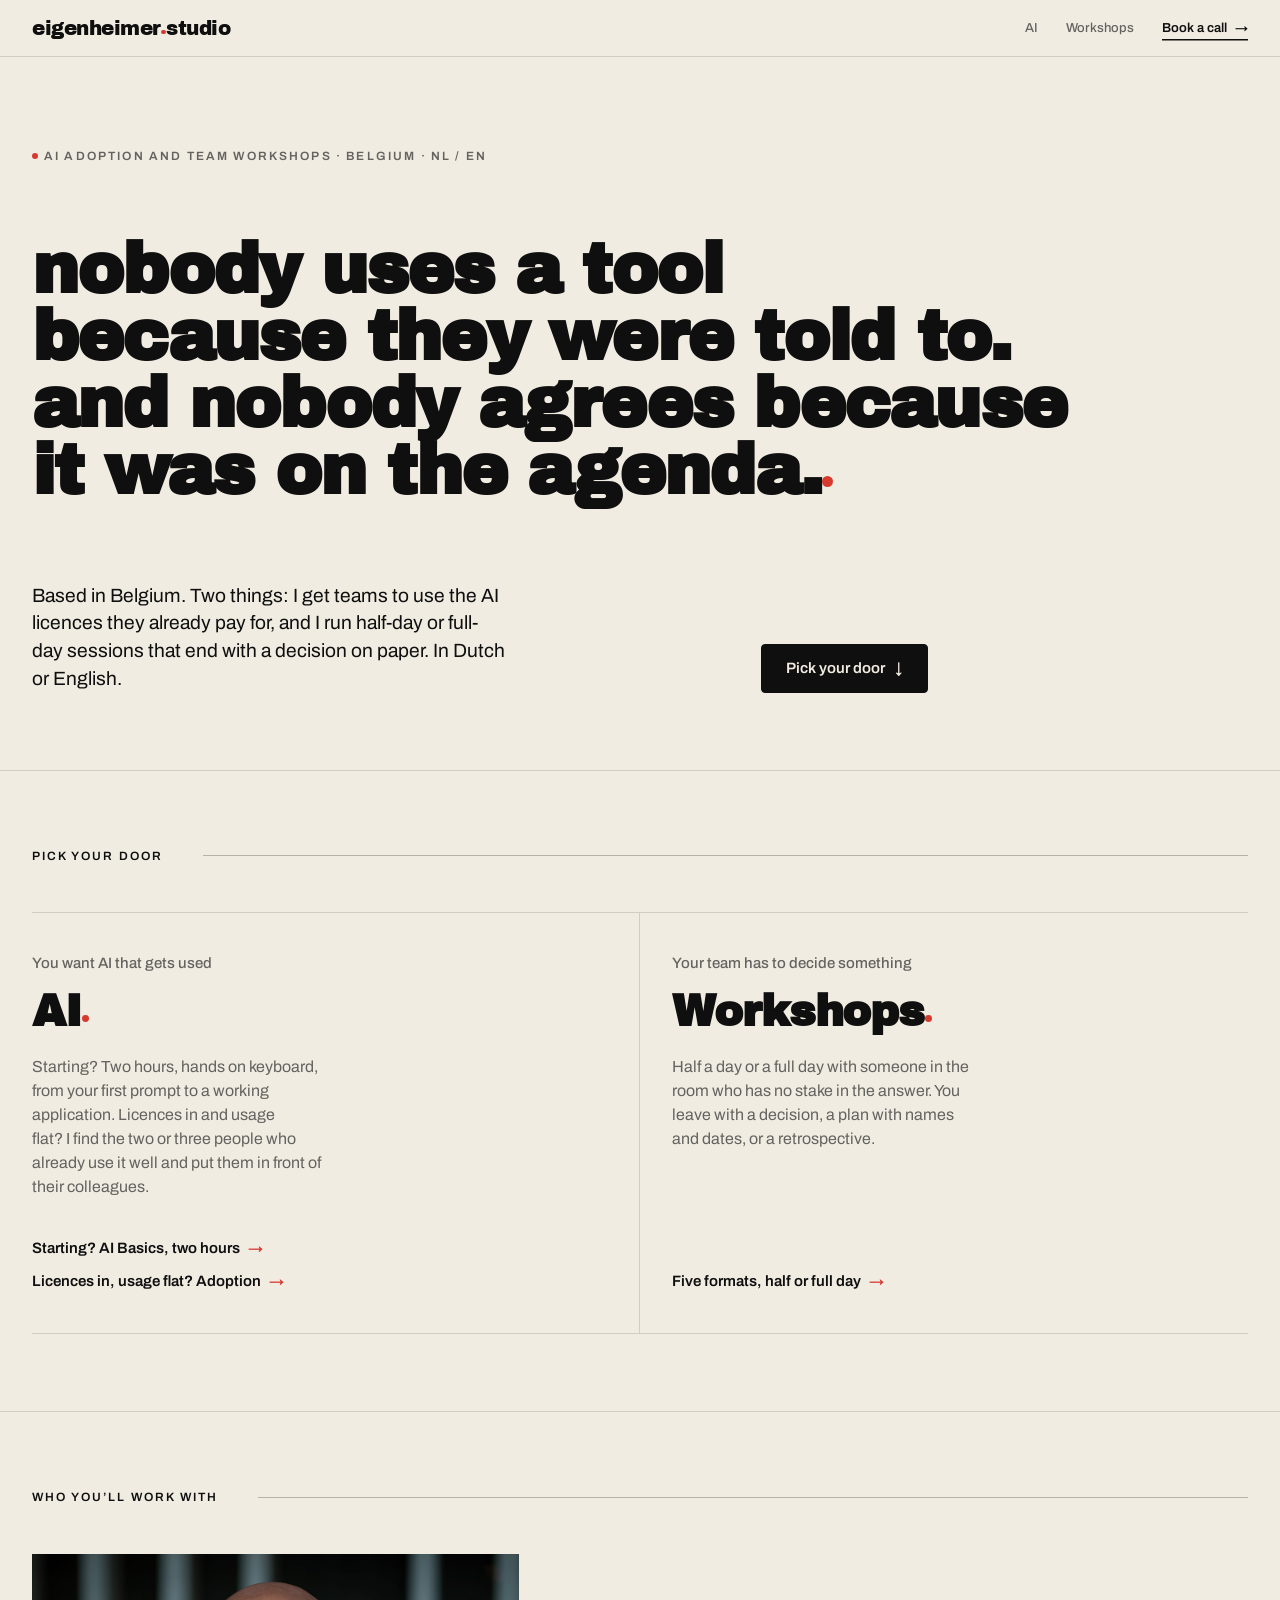
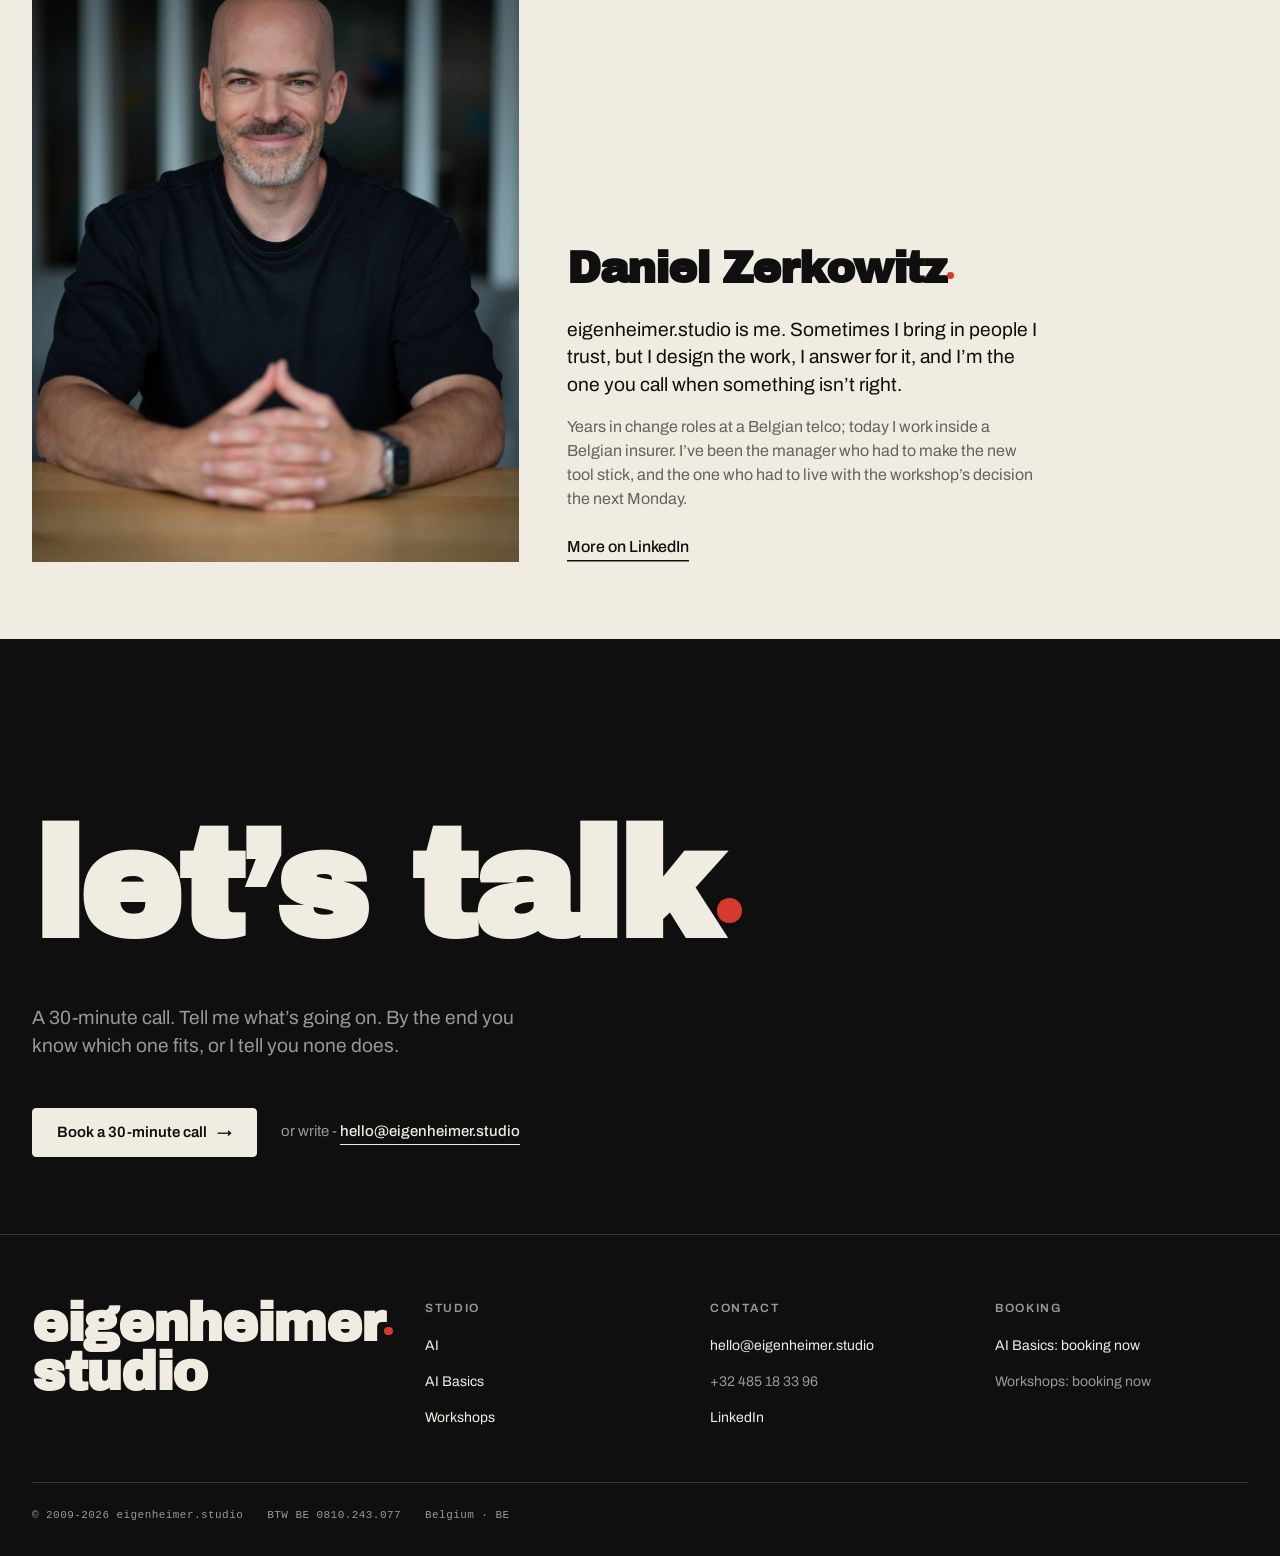
<file: index.html>
<!doctype html>
<html lang="en">
<head>
  <meta charset="utf-8" />
  <meta name="viewport" content="width=device-width, initial-scale=1" />
  <link rel="preconnect" href="https://fonts.googleapis.com" />
  <link rel="preconnect" href="https://fonts.gstatic.com" crossorigin />
  <title>AI adoption and team workshops in Belgium · eigenheimer.studio</title>
  <meta name="description" content="A Belgian studio. Two-hour AI Basics sessions for kmo teams, AI adoption consultancy for larger organisations, half-day or full-day team workshops. NL / EN." />

  <link rel="canonical" href="https://eigenheimer.studio/" />
  <meta property="og:type" content="website" />
  <meta property="og:site_name" content="eigenheimer.studio" />
  <meta property="og:url" content="https://eigenheimer.studio/" />
  <meta property="og:title" content="AI adoption and team workshops in Belgium · eigenheimer.studio" />
  <meta property="og:description" content="A Belgian studio. Two-hour AI Basics sessions for kmo teams, AI adoption consultancy for larger organisations, half-day or full-day team workshops. NL / EN." />
  <meta property="og:image" content="https://eigenheimer.studio/og/home.png" />
  <meta property="og:image:width" content="1200" />
  <meta property="og:image:height" content="630" />
  <meta property="og:locale" content="en_BE" />
  <meta name="twitter:card" content="summary_large_image" />
  <link rel="icon" href="/favicon.svg" type="image/svg+xml" />
  <link rel="icon" href="/favicon-32.png" sizes="32x32" />
  <link rel="apple-touch-icon" href="/apple-touch-icon.png" />
  <meta name="theme-color" content="#F1ECE2" />
  <script type="application/ld+json">
  {
    "@context": "https://schema.org",
    "@type": "Organization",
    "name": "eigenheimer.studio",
    "alternateName": "Studio Eigenheimer",
    "slogan": "AI adoption and team workshops · Belgium · NL / EN",
    "url": "https://eigenheimer.studio/",
    "logo": "https://eigenheimer.studio/apple-touch-icon.png",
    "email": "hello@eigenheimer.studio",
    "telephone": "+32485183396",
    "foundingDate": "2009",
    "vatID": "BE0810243077",
    "areaServed": "BE",
    "knowsLanguage": ["nl", "en"],
    "founder": {
      "@type": "Person",
      "name": "Daniel Zerkowitz",
      "image": "https://eigenheimer.studio/img/portrait.jpg",
      "sameAs": ["https://www.linkedin.com/in/danielzerkowitz/"]
    }
  }
  </script>

  <link rel="stylesheet" href="colors_and_type.css" />
  <link rel="stylesheet" href="site.css" />
  <link rel="stylesheet" href="page.css" />

</head>
<body data-density="editorial">

  <a class="skip" href="#main">Skip to content</a>

  <header class="site-header">
    <div class="site-header__inner">
      <a class="wordmark" href="/" aria-label="eigenheimer.studio">eigenheimer<span class="red-dot" aria-hidden="true"></span>studio</a>
      <nav class="header-nav" aria-label="Services">
        <a class="header-link" href="/ai/">AI</a>
        <a class="header-link" href="/workshops/">Workshops</a>
        <a class="header-link header-link--all" href="/#doors">Services <span aria-hidden="true">→</span></a>
        <a class="header-cta" href="https://calendar.app.google/Z82jjABjgTt32B2P7" target="_blank" rel="noopener">Book a call <span aria-hidden="true">→</span><span class="sr-only"> (opens in a new tab)</span></a>
      </nav>
    </div>
  </header>

  <main id="main">

    <!-- ── Hero ─────────────────────────────────────────────── -->
    <section class="section section--hero" id="top">
      <div class="container">
        <div class="hero-eyebrow">
          <span class="wrap"><span class="live-dot"></span><span class="keep">AI</span> adoption and team workshops · Belgium · NL / EN</span>
        </div>

        <h1 class="hero-headline">
          <span class="line">nobody uses a tool because they were told to.</span>
          <span class="line">and nobody agrees because it was on the <span class="nobr">agenda.<span class="red-dot" aria-hidden="true"></span></span></span>
        </h1>

        <div class="hero-foot">
          <p class="hero-sub">
            Based in Belgium. Two things: I get teams to use the AI licences
            they already pay for, and I run half-day or full-day sessions that
            end with a decision on paper. In Dutch or English.
          </p>
          <div class="hero-cta-block">
            <a class="btn-cta" href="#doors">Pick your door <span aria-hidden="true">↓</span></a>
          </div>
        </div>

      </div>
    </section>

    <!-- ── Pick your door ──────────────────────────────────── -->
    <section class="section" id="doors">
      <div class="container">
        <div class="section-head">
          <h2 class="title-line">Pick your door</h2>
          <span class="rule"></span>
        </div>
        <div class="doors">
          <div class="door">
            <span class="eyebrow">You want AI that gets used</span>
            <h3 class="head"><a href="/ai/">AI<span class="red-dot" aria-hidden="true"></span></a></h3>
            <p class="body">Starting? Two hours, hands on keyboard, from your first prompt to a working application. Licences in and usage flat? I find the two or three people who already use it well and put them in front of their colleagues.</p>
            <div class="links">
              <a class="link" href="/ai-basics/">Starting? AI Basics, two hours <span aria-hidden="true">→</span></a>
              <a class="link" href="/ai/#programme">Licences in, usage flat? Adoption <span aria-hidden="true">→</span></a>
            </div>
          </div>
          <div class="door">
            <span class="eyebrow">Your team has to decide something</span>
            <h3 class="head"><a href="/workshops/">Workshops<span class="red-dot" aria-hidden="true"></span></a></h3>
            <p class="body">Half a day or a full day with someone in the room who has no stake in the answer. You leave with a decision, a plan with names and dates, or a retrospective.</p>
            <div class="links">
              <a class="link" href="/workshops/">Five formats, half or full day <span aria-hidden="true">→</span></a>
            </div>
          </div>
        </div>
      </div>
    </section>

    <!-- ── Who you'll work with ─────────────────────────────── -->
    <section class="section" id="about">
      <div class="container">
        <div class="section-head">
          <h2 class="title-line">Who you’ll work with</h2>
          <span class="rule"></span>
        </div>
        <div class="about">
          <figure class="about-photo">
            <img src="/img/portrait.jpg" alt="Daniel Zerkowitz" width="1200" height="1500" loading="lazy" decoding="async" />
          </figure>
          <div class="about-text">
            <h3 class="about-name"><span class="keep">Daniel Zerkowitz</span><span class="red-dot" aria-hidden="true"></span></h3>
            <p class="about-lead">
              eigenheimer.studio is me. Sometimes I bring in people I trust,
              but I design the work, I answer for it, and I’m the one you call
              when something isn’t right.
            </p>
            <p class="about-body">
              Years in change roles at a Belgian telco; today I work inside a
              Belgian insurer. I’ve been the manager who had to make the new
              tool stick, and the one who had to live with the workshop’s
              decision the next Monday.
            </p>
            <a class="link-ul" href="https://www.linkedin.com/in/danielzerkowitz/" rel="me noopener" target="_blank">More on LinkedIn<span class="sr-only"> (opens in a new tab)</span></a>
          </div>
        </div>
      </div>
    </section>

    <!-- ── Final CTA ───────────────────────────────────────── -->
    <section class="final" id="book">
      <div class="container">
        <h2>let’s talk<span class="red-dot" aria-hidden="true"></span></h2>
        <p class="sub">
          A 30-minute call. Tell me what’s going on. By the end you know which
          one fits, or I tell you none does.
        </p>
        <div class="ctas">
          <a class="btn-cta" href="https://calendar.app.google/Z82jjABjgTt32B2P7" target="_blank" rel="noopener">Book a 30-minute call <span aria-hidden="true">→</span><span class="sr-only"> (opens in a new tab)</span></a>
          <span class="write">
            or write&nbsp;- <a href="mailto:hello@eigenheimer.studio">hello@eigenheimer.studio</a>
          </span>
        </div>
      </div>
    </section>

  </main>

  <!-- ── Footer ────────────────────────────────────────────── -->
  <footer class="site-footer">
    <div class="container">
      <div class="site-footer__grid">
        <div class="footmark"><span class="nobr">eigenheimer<span class="red-dot" aria-hidden="true"></span></span><br />studio</div>
        <div>
          <div class="label">Studio</div>
          <div class="links">
            <a href="/ai/">AI</a>
            <a href="/ai-basics/">AI Basics</a>
            <a href="/workshops/">Workshops</a>
          </div>
        </div>
        <div>
          <div class="label">Contact</div>
          <div class="links">
            <a href="mailto:hello@eigenheimer.studio">hello@eigenheimer.studio</a>
            <span class="muted">+32 485 18 33 96</span>
            <a href="https://www.linkedin.com/in/danielzerkowitz/" rel="me noopener" target="_blank">LinkedIn<span class="sr-only"> (opens in a new tab)</span></a>
          </div>
        </div>
        <div>
          <div class="label">Booking</div>
          <div class="links">
            <span>AI Basics: booking now</span>
            <span class="muted">Workshops: booking now</span>
          </div>
        </div>
      </div>
      <div class="legal">
        <span>© 2009-2026 eigenheimer.studio</span>
        <span>BTW BE 0810.243.077</span>
        <span>Belgium · BE</span>
      </div>
    </div>
  </footer>

</body>
</html>
</file>
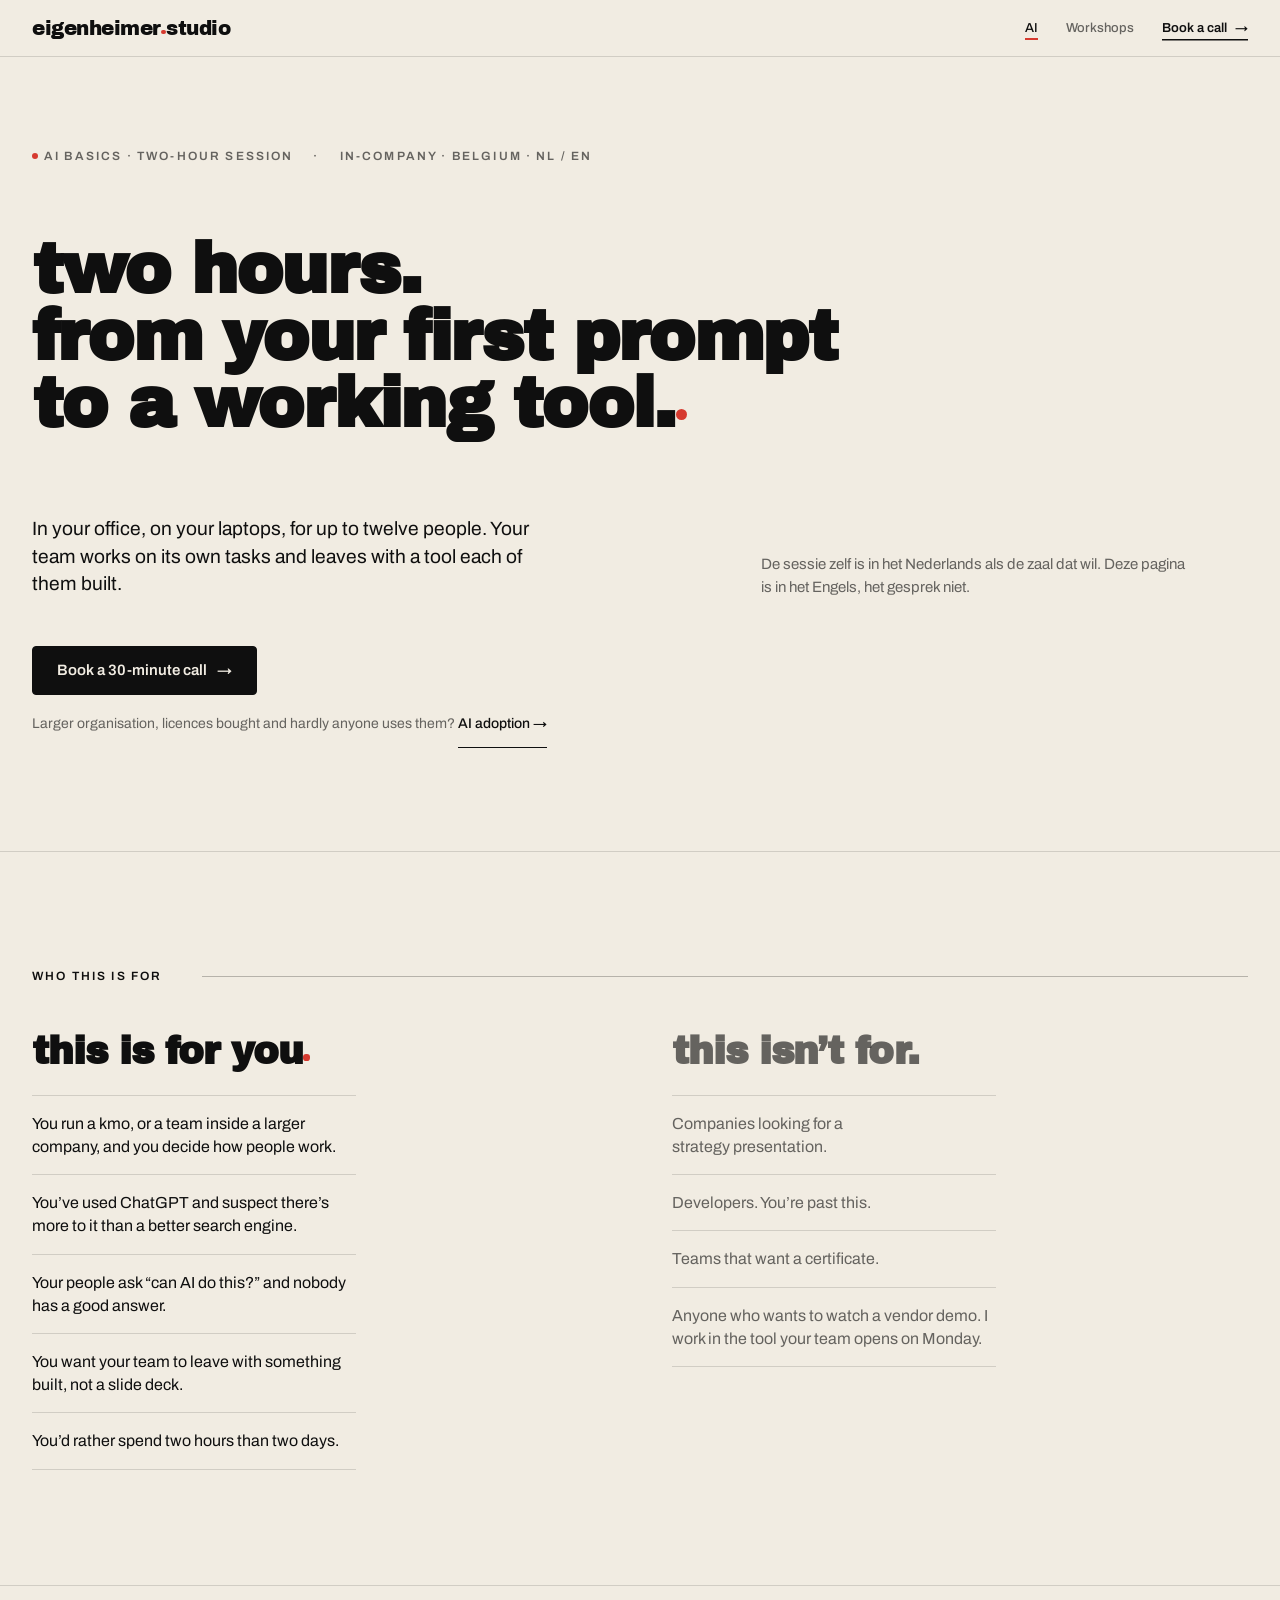
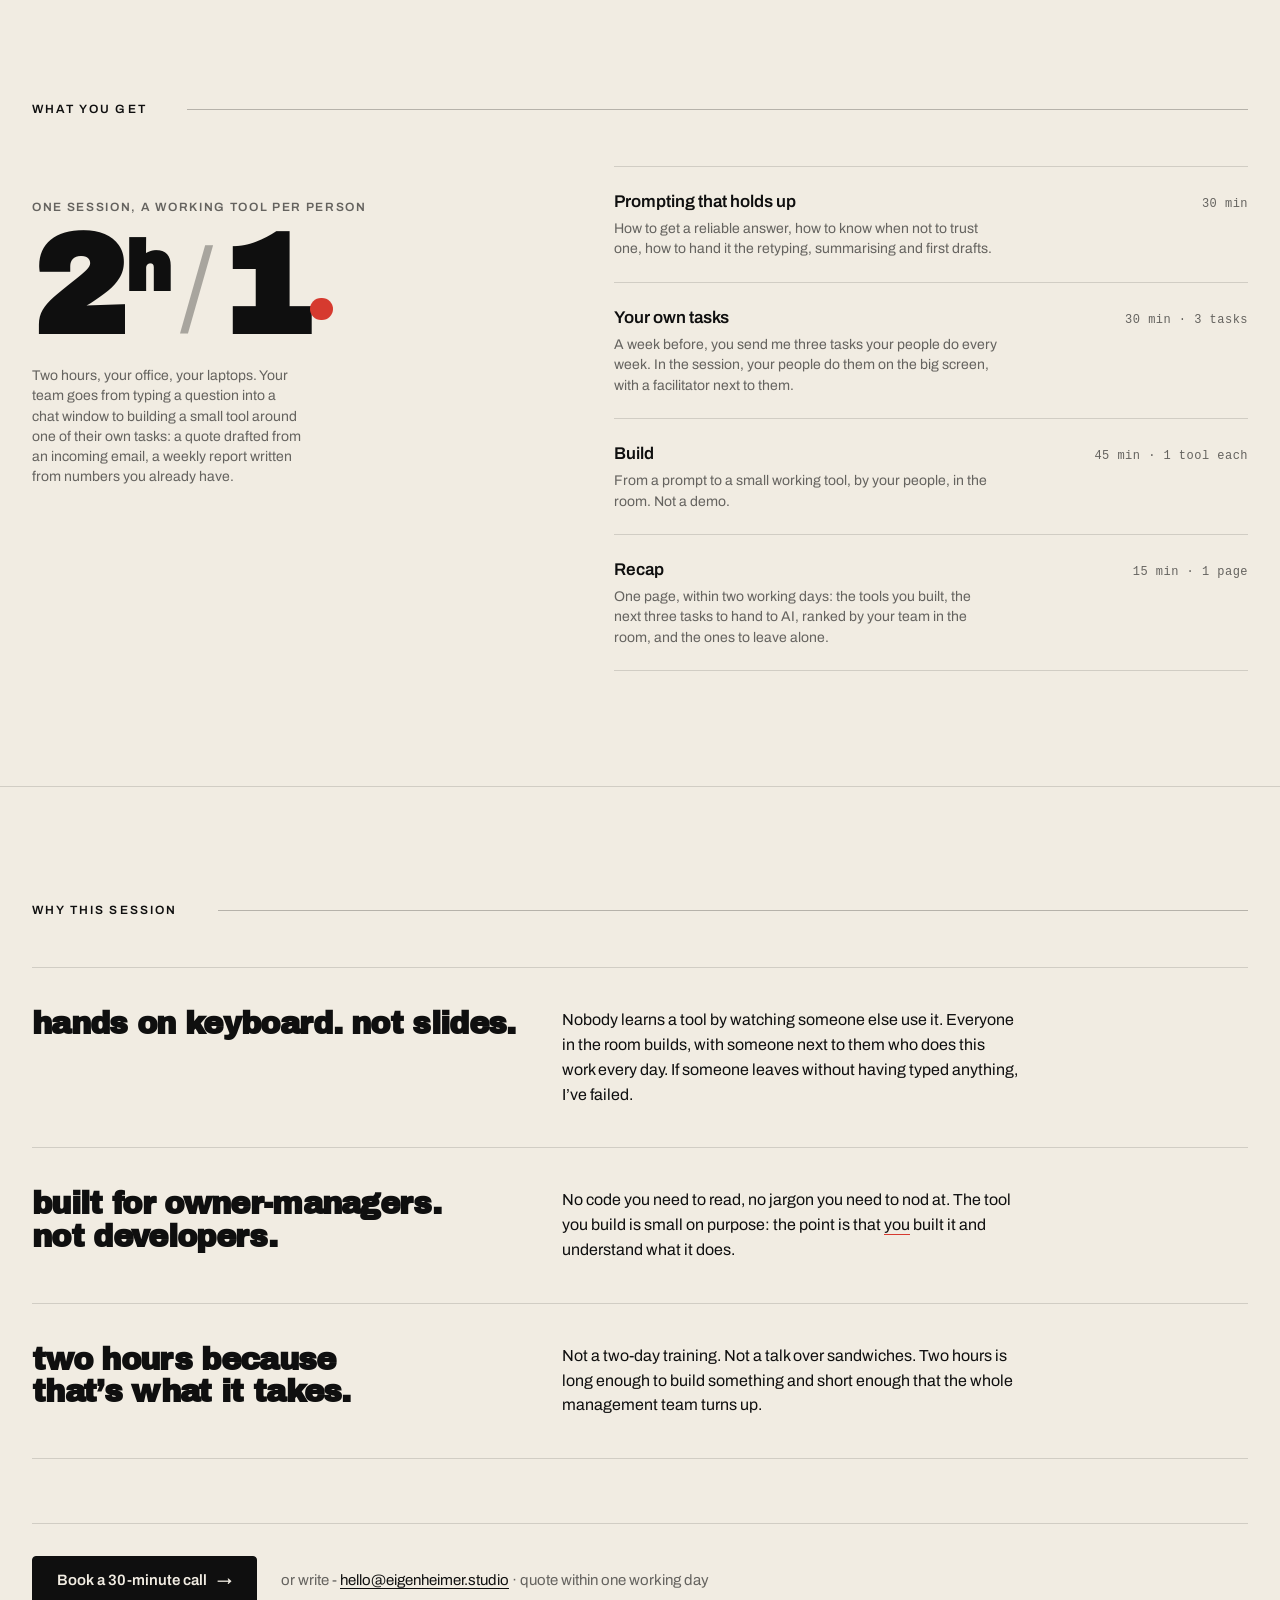
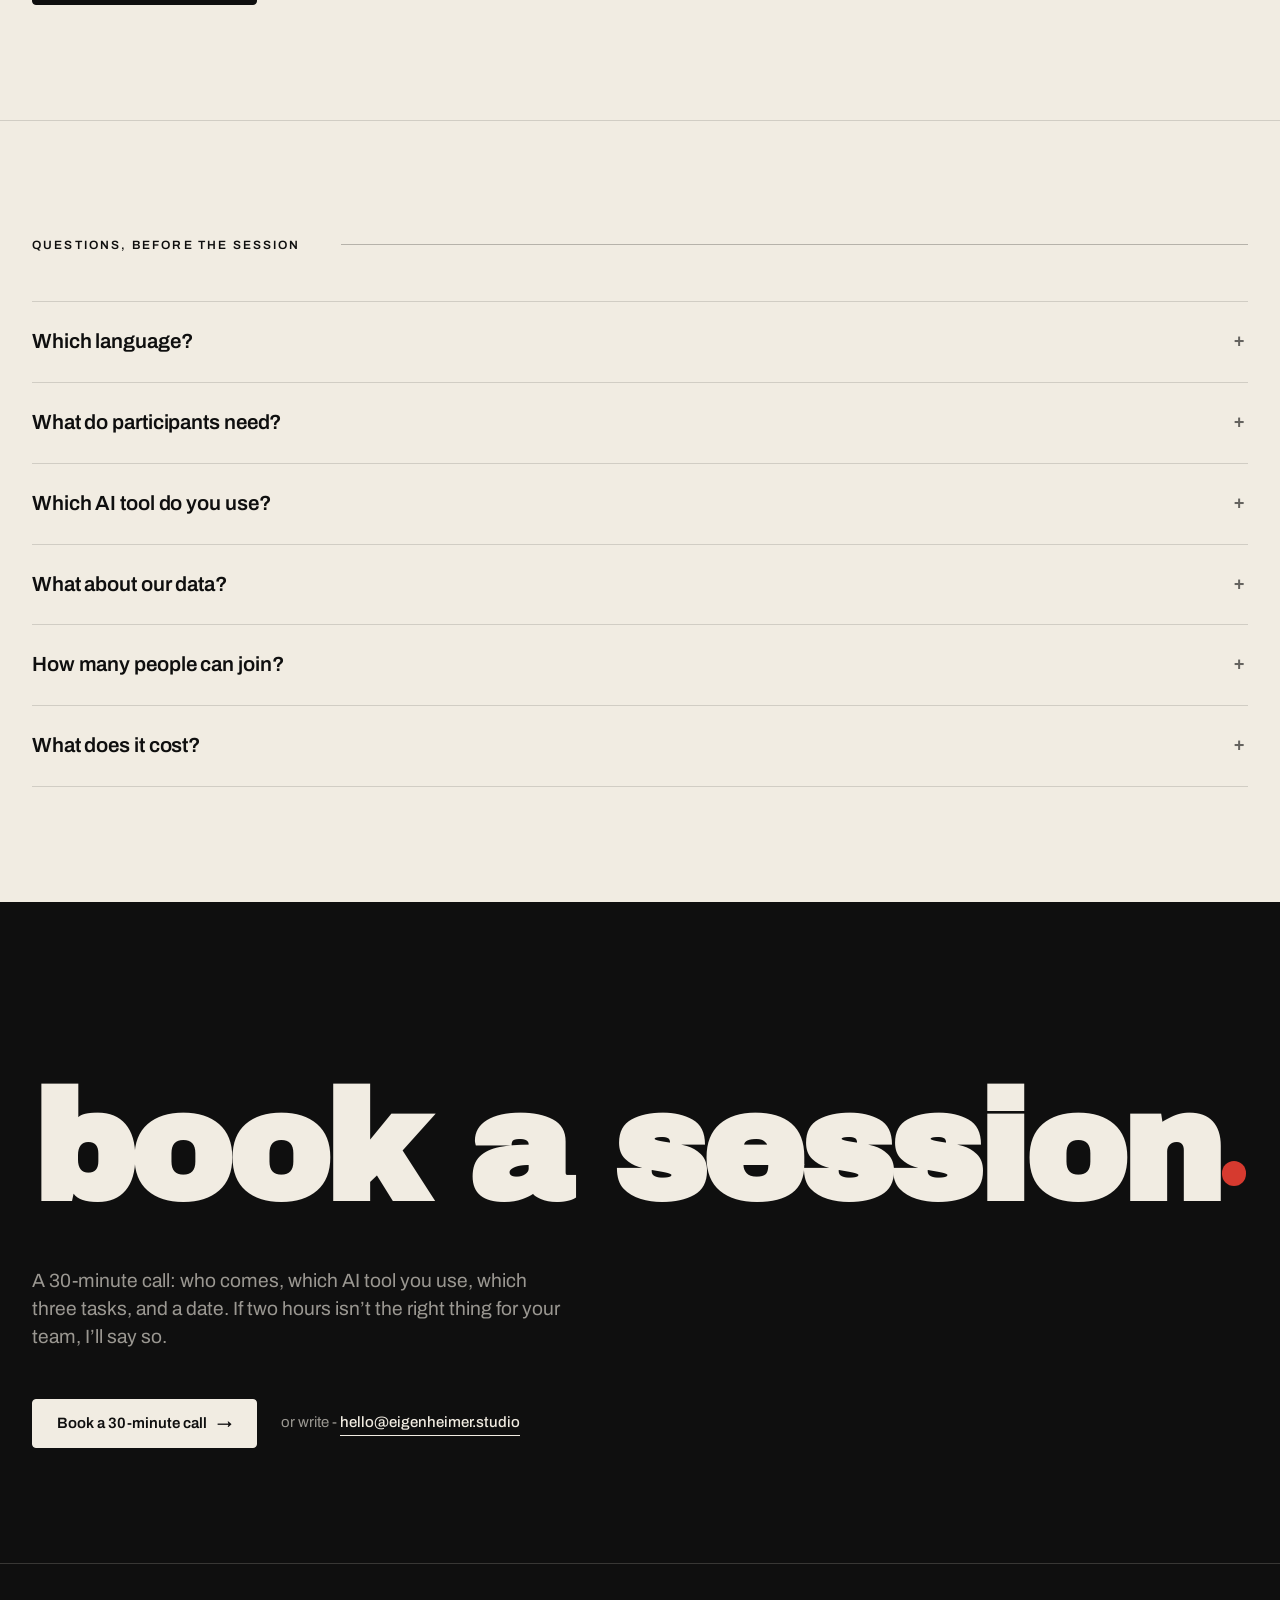
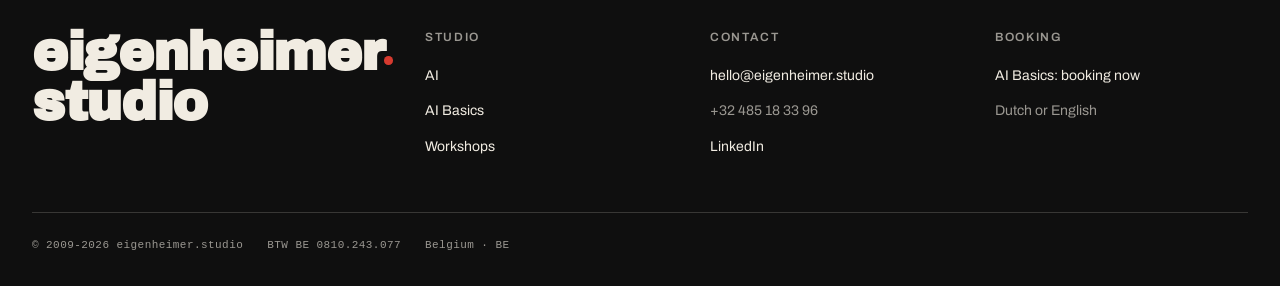
<file: ai-basics/index.html>
<!doctype html>
<html lang="en">
<head>
  <meta charset="utf-8" />
  <meta name="viewport" content="width=device-width, initial-scale=1" />
  <link rel="preconnect" href="https://fonts.googleapis.com" />
  <link rel="preconnect" href="https://fonts.gstatic.com" crossorigin />
  <title>AI Basics: two hours, in your office, for kmo teams · eigenheimer.studio</title>
  <meta name="description" content="Two hours in your office, up to twelve people on their own laptops. Your team brings three of its own tasks and each person leaves with a working tool. Belgium, NL / EN." />

  <link rel="canonical" href="https://eigenheimer.studio/ai-basics/" />
  <meta property="og:type" content="website" />
  <meta property="og:site_name" content="eigenheimer.studio" />
  <meta property="og:url" content="https://eigenheimer.studio/ai-basics/" />
  <meta property="og:title" content="AI Basics: two hours, in your office, for kmo teams · eigenheimer.studio" />
  <meta property="og:description" content="Two hours in your office, up to twelve people on their own laptops. Your team brings three of its own tasks and each person leaves with a working tool. Belgium, NL / EN." />
  <meta property="og:image" content="https://eigenheimer.studio/og/ai-basics.png" />
  <meta property="og:image:width" content="1200" />
  <meta property="og:image:height" content="630" />
  <meta property="og:locale" content="en_BE" />
  <meta name="twitter:card" content="summary_large_image" />
  <link rel="icon" href="/favicon.svg" type="image/svg+xml" />
  <link rel="icon" href="/favicon-32.png" sizes="32x32" />
  <link rel="apple-touch-icon" href="/apple-touch-icon.png" />
  <meta name="theme-color" content="#F1ECE2" />

  <link rel="stylesheet" href="../colors_and_type.css" />
  <link rel="stylesheet" href="../site.css" />
  <link rel="stylesheet" href="../page.css" />

</head>
<body data-density="airy">

  <a class="skip" href="#main">Skip to content</a>

  <header class="site-header">
    <div class="site-header__inner">
      <a class="wordmark" href="/" aria-label="eigenheimer.studio">eigenheimer<span class="red-dot" aria-hidden="true"></span>studio</a>
      <nav class="header-nav" aria-label="Services">
        <a class="header-link" href="/ai/" aria-current="page">AI</a>
        <a class="header-link" href="/workshops/">Workshops</a>
        <a class="header-link header-link--all" href="/#doors">Services <span aria-hidden="true">→</span></a>
        <a class="header-cta" href="https://calendar.app.google/Z82jjABjgTt32B2P7" target="_blank" rel="noopener">Book a call <span aria-hidden="true">→</span><span class="sr-only"> (opens in a new tab)</span></a>
      </nav>
    </div>
  </header>

  <main id="main">

    <!-- ── Hero ─────────────────────────────────────────────── -->
    <section class="section section--hero" id="top">
      <div class="container">
        <div class="hero-eyebrow">
          <span><span class="live-dot"></span>AI Basics · two-hour session</span>
          <span class="sep" aria-hidden="true">·</span>
          <span>In-company · Belgium · NL / EN</span>
        </div>

        <h1 class="hero-headline">
          <span class="line">Two hours.</span>
          <span class="line">From your first prompt to a working <span class="nobr">tool.<span class="red-dot" aria-hidden="true"></span></span></span>
        </h1>

        <div class="hero-foot">
          <p class="hero-sub">
            In your office, on your laptops, for up to twelve people. Your team
            works on its own tasks and leaves with a tool each of them built.
          </p>
          <p class="hero-lang" lang="nl">De sessie zelf is in het Nederlands als de zaal dat wil. Deze pagina is in het Engels, het gesprek niet.</p>
          <div class="hero-cta-block">
            <a class="btn-cta" href="https://calendar.app.google/Z82jjABjgTt32B2P7" target="_blank" rel="noopener">Book a 30-minute call <span aria-hidden="true">→</span><span class="sr-only"> (opens in a new tab)</span></a>
            <p class="hero-fork">Larger organisation, licences bought and hardly anyone uses them? <a href="/ai/#programme">AI adoption <span aria-hidden="true">→</span></a></p>
          </div>
        </div>

      </div>
    </section>

    <!-- ── Who this is for ─────────────────────────────────── -->
    <section class="section">
      <div class="container">
        <div class="section-head">
          <h2 class="title-line">Who this is for</h2>
          <span class="rule"></span>
        </div>
        <div class="whofor">
          <div>
            <h3>this is for you<span class="red-dot" aria-hidden="true"></span></h3>
            <ul role="list">
              <li>You run a kmo, or a team inside a larger company, and you decide how people work.</li>
              <li>You’ve used ChatGPT and suspect there’s more to it than a better search engine.</li>
              <li>Your people ask “can AI do this?” and nobody has a good answer.</li>
              <li>You want your team to leave with something built, not a slide deck.</li>
              <li>You’d rather spend two hours than two days.</li>
            </ul>
          </div>
          <div>
            <h3 class="is-out">this isn’t for.</h3>
            <ul role="list">
              <li>Companies looking for a strategy presentation.</li>
              <li>Developers. You’re past this.</li>
              <li>Teams that want a certificate.</li>
              <li>Anyone who wants to watch a vendor demo. I work in the tool your team opens on Monday.</li>
            </ul>
          </div>
        </div>
      </div>
    </section>

    <!-- ── What you get - cascade ──────────────────────────── -->
    <section class="section">
      <div class="container">
        <div class="section-head">
          <h2 class="title-line">What you get</h2>
          <span class="rule"></span>
        </div>
        <div class="cascade">
          <div class="cascade-ratio">
            <div class="label">One session, a working tool per person</div>
            <div class="big big--wide">
              <span class="num">2<span class="unit">h</span></span><span class="slash">/</span><span class="twenty"><span class="num">1</span><span class="red-dot" aria-hidden="true"></span></span>
            </div>
            <p class="caption">
              Two hours, your office, your laptops. Your team goes from typing
              a question into a chat window to building a small tool around one
              of their own tasks: a quote drafted from an incoming email, a
              weekly report written from numbers you already have.
            </p>
          </div>

          <ol class="deliverables">
            <li class="deliverable">
              <div>
                <p class="name">Prompting that holds up</p>
                <p class="desc">How to get a reliable answer, how to know when not to trust one, how to hand it the retyping, summarising and first drafts.</p>
              </div>
              <span class="qty">30 min</span>
            </li>
            <li class="deliverable">
              <div>
                <p class="name">Your own tasks</p>
                <p class="desc">A week before, you send me three tasks your people do every week. In the session, your people do them on the big screen, with a facilitator next to them.</p>
              </div>
              <span class="qty">30 min · 3 tasks</span>
            </li>
            <li class="deliverable">
              <div>
                <p class="name">Build</p>
                <p class="desc">From a prompt to a small working tool, by your people, in the room. Not a demo.</p>
              </div>
              <span class="qty">45 min · 1 tool each</span>
            </li>
            <li class="deliverable">
              <div>
                <p class="name">Recap</p>
                <p class="desc">One page, within two working days: the tools you built, the next three tasks to hand to AI, ranked by your team in the room, and the ones to leave alone.</p>
              </div>
              <span class="qty">15 min · 1 page</span>
            </li>
          </ol>
        </div>
      </div>
    </section>


    <!-- ── Why this session ────────────────────────────────── -->
    <section class="section">
      <div class="container">
        <div class="section-head">
          <h2 class="title-line">Why this session</h2>
          <span class="rule"></span>
        </div>
        <div class="diff">
          <div class="diff-row">
            <h3 class="head">Hands on keyboard. not slides.</h3>
            <p class="body">
              Nobody learns a tool by watching someone else use it. Everyone in
              the room builds, with someone next to them who does this work
              every day. If someone leaves without having typed anything,
              I’ve failed.
            </p>
          </div>
          <div class="diff-row">
            <h3 class="head">Built for owner-managers. not developers.</h3>
            <p class="body">
              No code you need to read, no jargon you need to nod at. The
              tool you build is small on purpose: the point is that
              <em>you</em> built it and understand what it does.
            </p>
          </div>
          <div class="diff-row">
            <h3 class="head">Two hours because that’s what it takes.</h3>
            <p class="body">
              Not a two-day training. Not a talk over sandwiches. Two hours is
              long enough to build something and short enough that the whole
              management team turns up.
            </p>
          </div>
        </div>
        <div class="cta-row">
          <a class="btn-cta" href="https://calendar.app.google/Z82jjABjgTt32B2P7" target="_blank" rel="noopener">Book a 30-minute call <span aria-hidden="true">→</span><span class="sr-only"> (opens in a new tab)</span></a>
          <span class="write">or write&nbsp;- <a href="mailto:hello@eigenheimer.studio?subject=AI%20Basics">hello@eigenheimer.studio</a> · quote within one working day</span>
        </div>
      </div>
    </section>

    <!-- [PENDING] "In the room" proof section: add a participant quote after the pilot session. -->

    <!-- ── FAQ ─────────────────────────────────────────────── -->
    <section class="section">
      <div class="container">
        <div class="section-head">
          <h2 class="title-line">Questions, before the session</h2>
          <span class="rule"></span>
        </div>
        <div class="faq">
          <details>
            <summary>
              <span>Which language?</span>
              <span class="toggle" aria-hidden="true">+</span>
            </summary>
            <p class="answer">Dutch or English, whichever the room speaks. French-speaking teams are served in English.</p>
          </details>
          <details>
            <summary>
              <span>What do participants need?</span>
              <span class="toggle" aria-hidden="true">+</span>
            </summary>
            <p class="answer">A laptop and a paid licence for the AI tool we agree on in the intake call. A free account is not enough for the build. I send a one-page setup guide; it takes ten minutes.</p>
          </details>
          <details>
            <summary>
              <span>Which AI tool do you use?</span>
              <span class="toggle" aria-hidden="true">+</span>
            </summary>
            <p class="answer">The one you already pay for: ChatGPT, Microsoft Copilot, Claude or Gemini. If you have none, I tell you on the intake call which one to take and why. No vendor pays me.</p>
          </details>
          <details>
            <summary>
              <span>What about our data?</span>
              <span class="toggle" aria-hidden="true">+</span>
            </summary>
            <p class="answer">I pick tasks that need no customer personal data, and we work in business accounts that do not train on your input. If you already have a tool with a company policy, I work inside it.</p>
          </details>
          <details>
            <summary>
              <span>How many people can join?</span>
              <span class="toggle" aria-hidden="true">+</span>
            </summary>
            <p class="answer">Up to twelve. More than that and the build stops being hands-on. For a bigger group I run two sessions.</p>
          </details>
          <details>
            <summary>
              <span>What does it cost?</span>
              <span class="toggle" aria-hidden="true">+</span>
            </summary>
            <p class="answer">One fixed price per session, the same for 4 or 12 people. <a href="mailto:hello@eigenheimer.studio?subject=AI%20Basics%20quote">Quote in writing</a> within one working day. Excl. btw, travel within Belgium included. Licences for the AI tool are paid by you, not included.</p>
          </details>
        </div>
      </div>
    </section>

    <!-- ── Final CTA ───────────────────────────────────────── -->
    <section class="final" id="book">
      <div class="container">
        <h2>book a session<span class="red-dot" aria-hidden="true"></span></h2>
        <p class="sub">
          A 30-minute call: who comes, which AI tool you use, which three
          tasks, and a date. If two hours isn’t the right thing for your team,
          I’ll say so.
        </p>
        <div class="ctas">
          <a class="btn-cta" href="https://calendar.app.google/Z82jjABjgTt32B2P7" target="_blank" rel="noopener">Book a 30-minute call <span aria-hidden="true">→</span><span class="sr-only"> (opens in a new tab)</span></a>
          <span class="write">
            or write&nbsp;- <a href="mailto:hello@eigenheimer.studio?subject=AI%20Basics">hello@eigenheimer.studio</a>
          </span>
        </div>
      </div>
    </section>

  </main>

  <!-- ── Footer ────────────────────────────────────────────── -->
  <footer class="site-footer">
    <div class="container">
      <div class="site-footer__grid">
        <div class="footmark"><span class="nobr">eigenheimer<span class="red-dot" aria-hidden="true"></span></span><br />studio</div>
        <div>
          <div class="label">Studio</div>
          <div class="links">
            <a href="/ai/">AI</a>
            <a href="/ai-basics/">AI Basics</a>
            <a href="/workshops/">Workshops</a>
          </div>
        </div>
        <div>
          <div class="label">Contact</div>
          <div class="links">
            <a href="mailto:hello@eigenheimer.studio?subject=AI%20Basics">hello@eigenheimer.studio</a>
            <span class="muted">+32 485 18 33 96</span>
            <a href="https://www.linkedin.com/in/danielzerkowitz/" rel="me noopener" target="_blank">LinkedIn<span class="sr-only"> (opens in a new tab)</span></a>
          </div>
        </div>
        <div>
          <div class="label">Booking</div>
          <div class="links">
            <span>AI Basics: booking now</span>
            <span class="muted">Dutch or English</span>
          </div>
        </div>
      </div>
      <div class="legal">
        <span>© 2009-2026 eigenheimer.studio</span>
        <span>BTW BE 0810.243.077</span>
        <span>Belgium · BE</span>
      </div>
    </div>
  </footer>

</body>
</html>
</file>
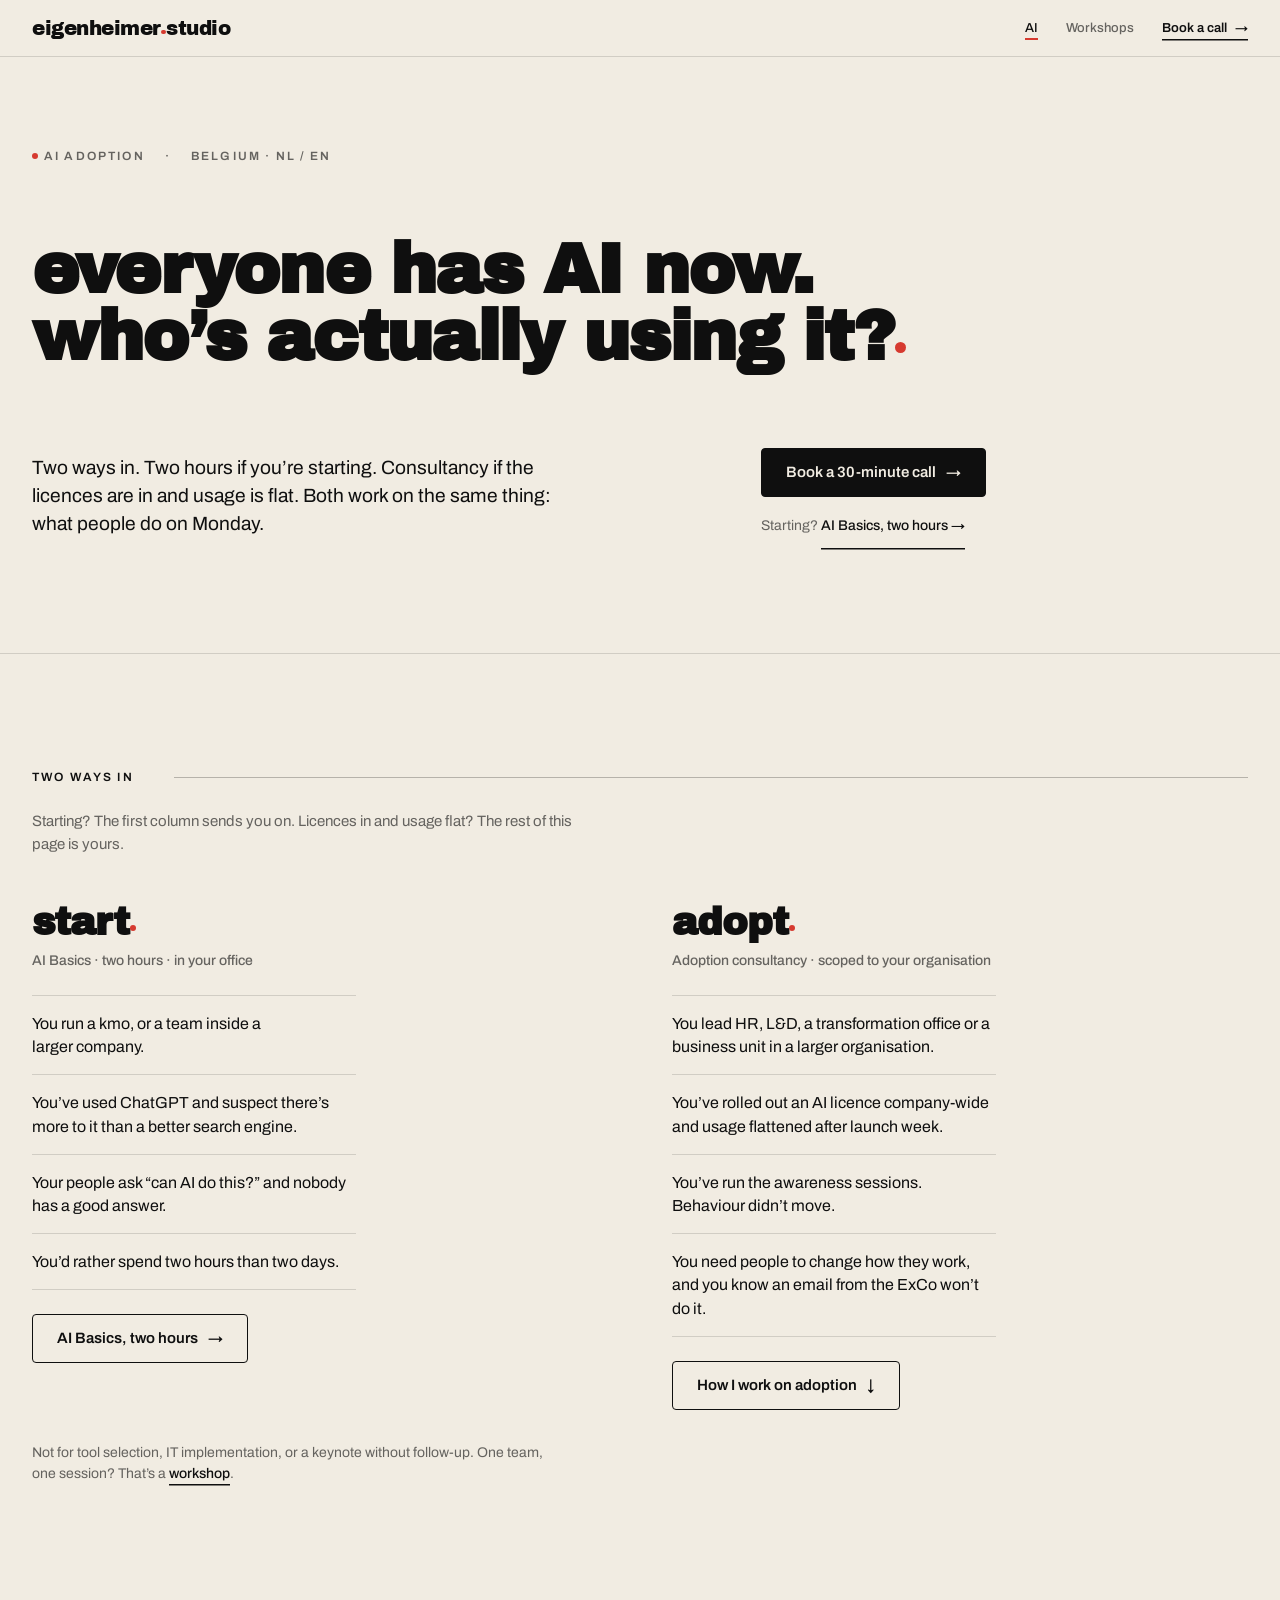
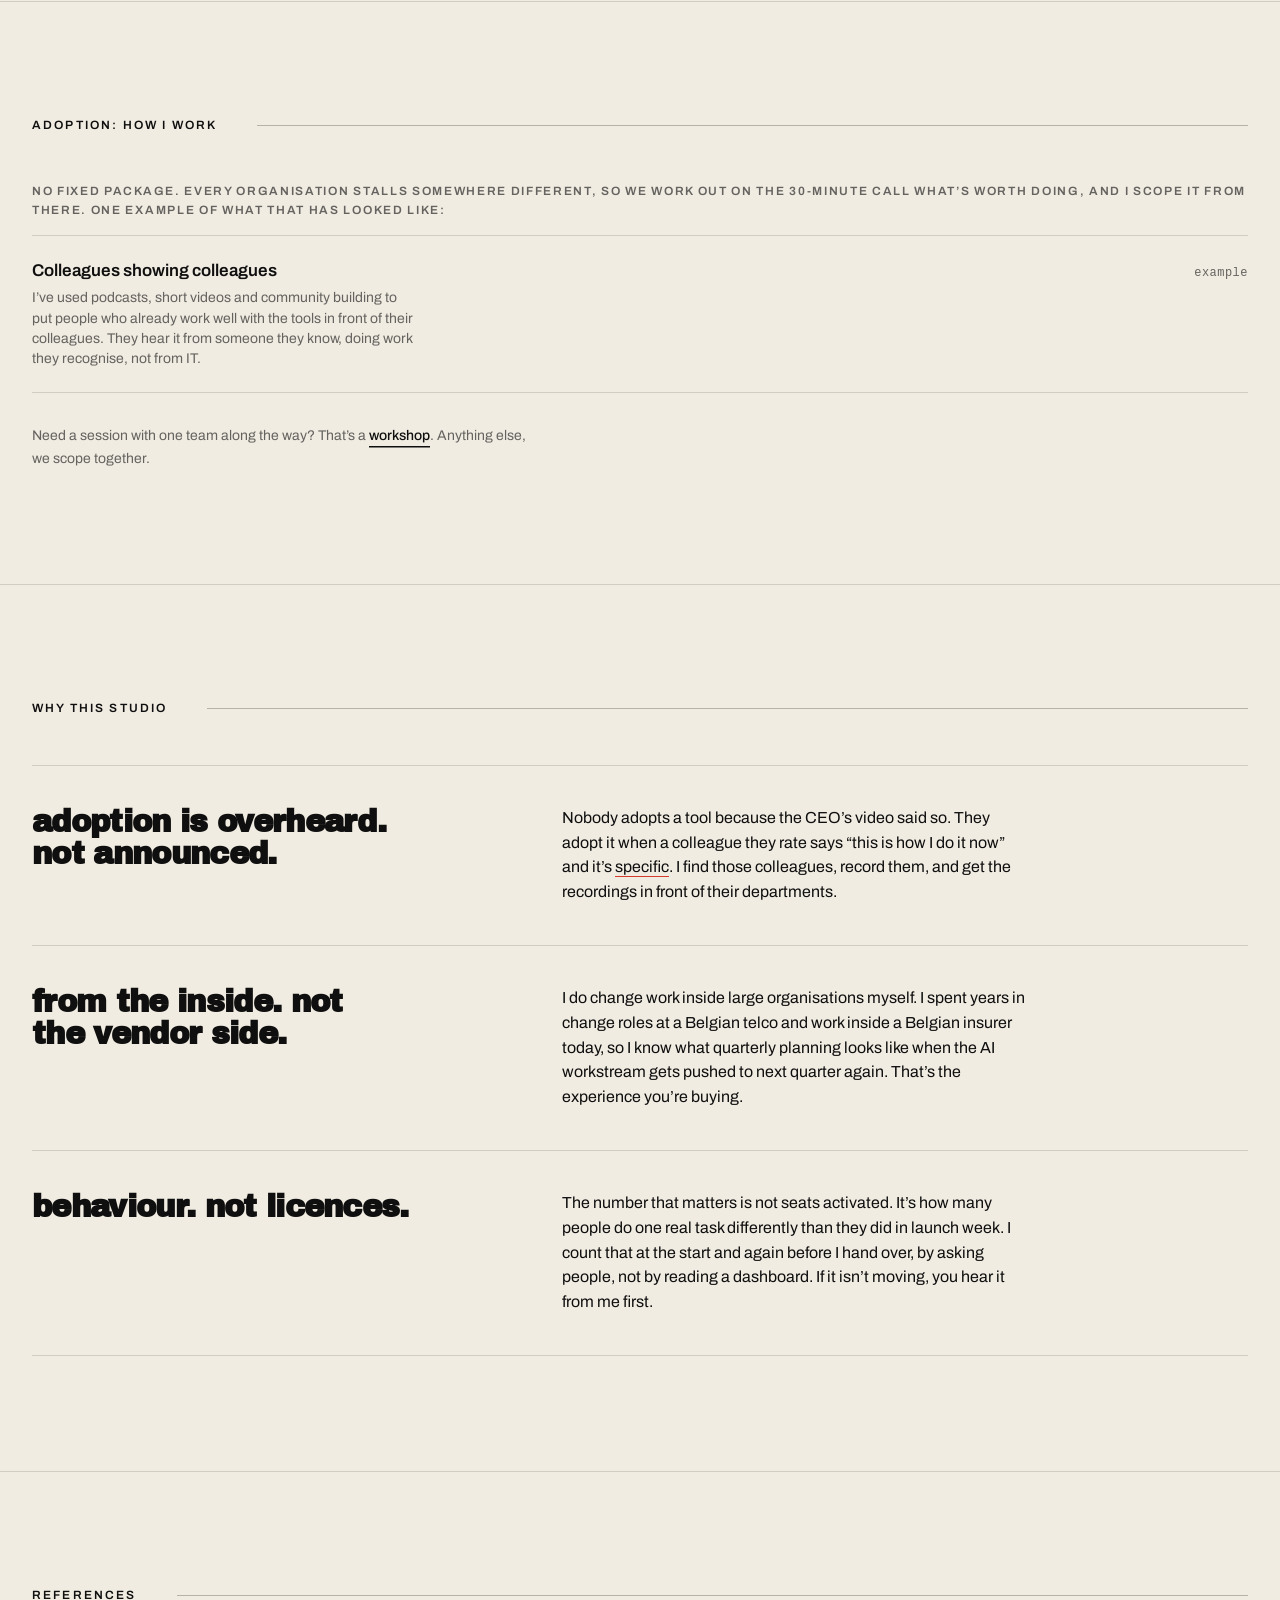
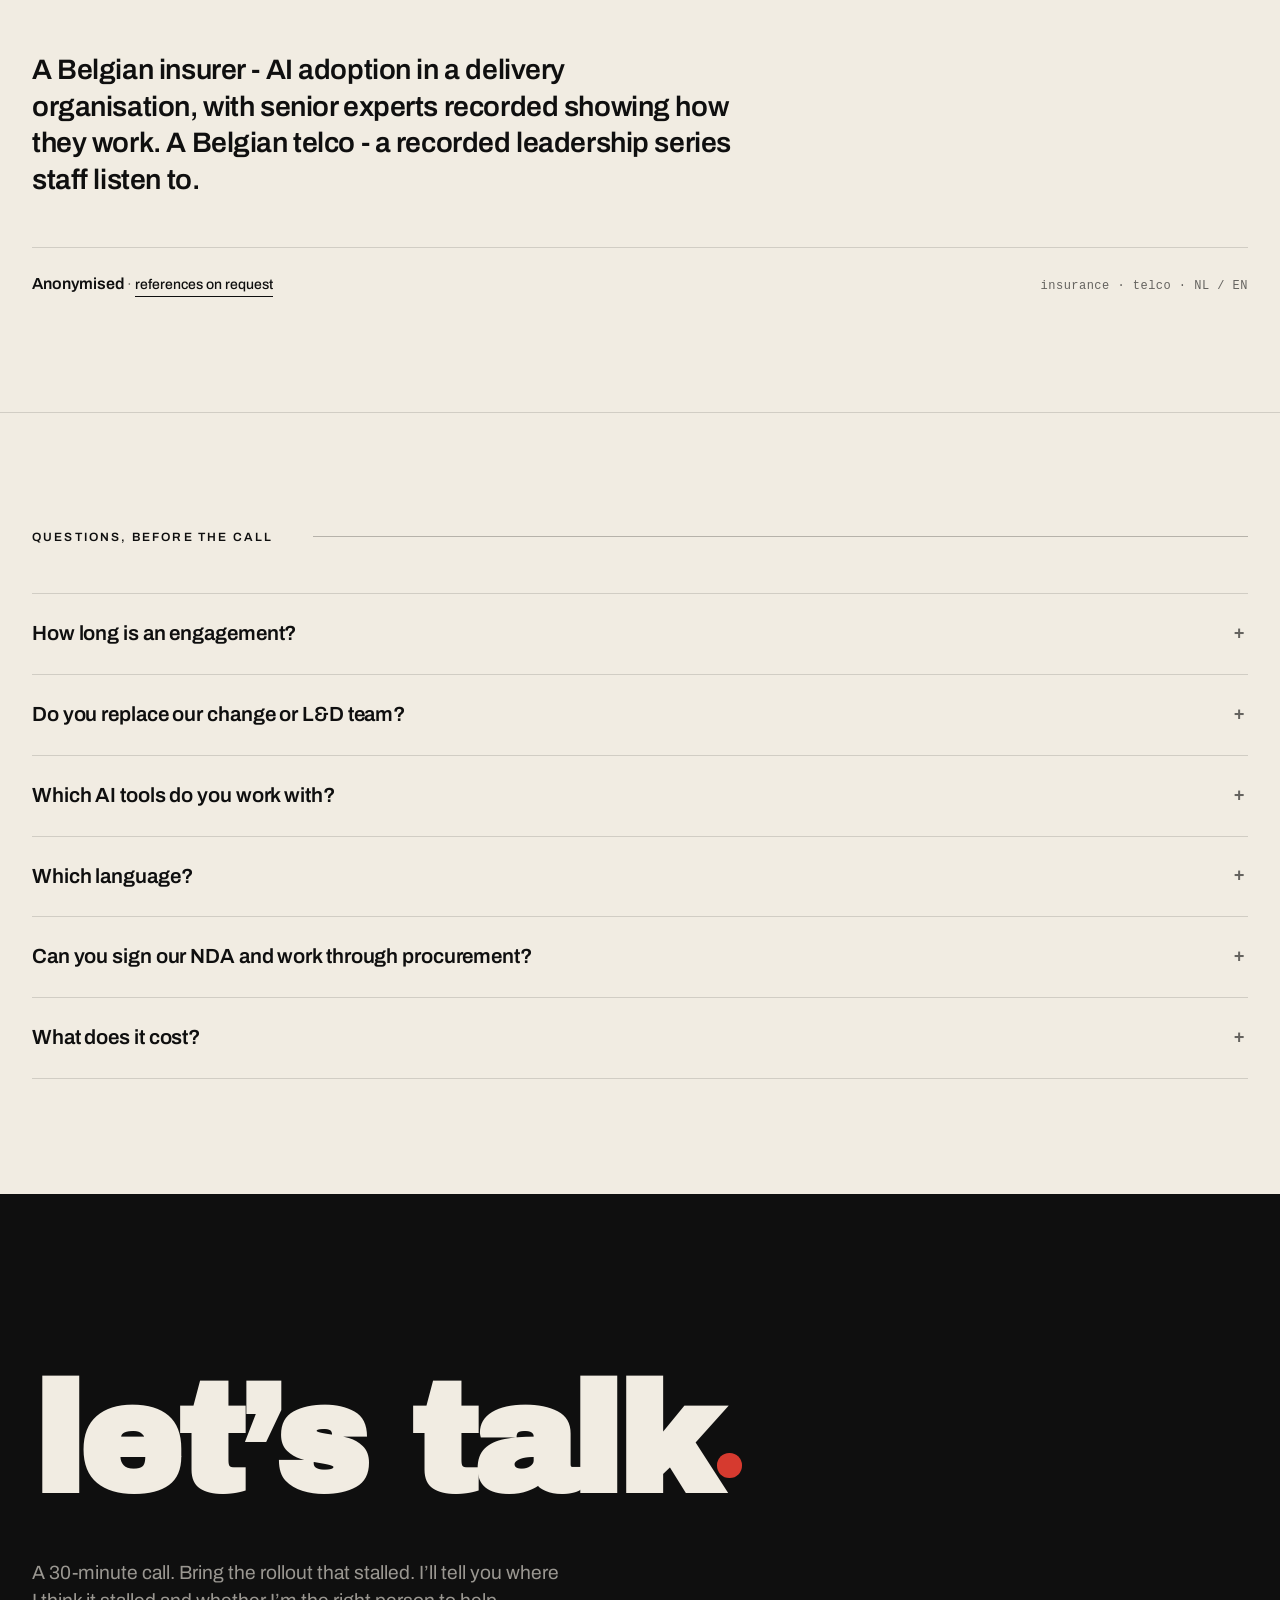
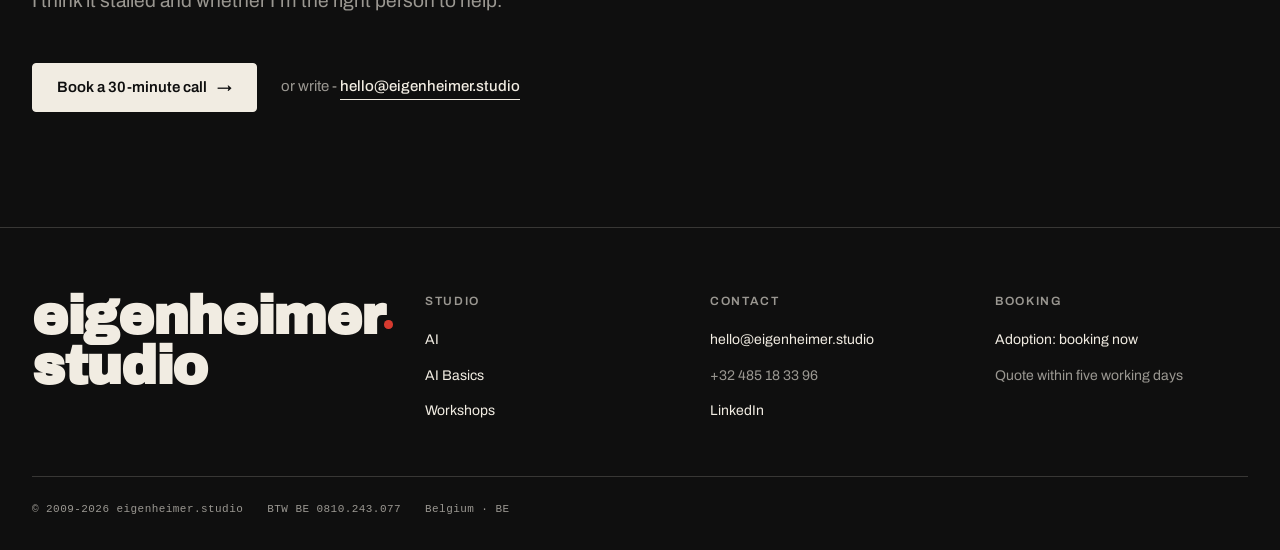
<file: ai/index.html>
<!doctype html>
<html lang="en">
<head>
  <meta charset="utf-8" />
  <meta name="viewport" content="width=device-width, initial-scale=1" />
  <link rel="preconnect" href="https://fonts.googleapis.com" />
  <link rel="preconnect" href="https://fonts.gstatic.com" crossorigin />
  <title>AI adoption consultancy and two-hour AI Basics sessions · eigenheimer.studio</title>
  <meta name="description" content="Licences in, usage flat? Consultancy that gets people using AI in daily work, with colleagues showing colleagues. Belgium, NL / EN." />

  <link rel="canonical" href="https://eigenheimer.studio/ai/" />
  <meta property="og:type" content="website" />
  <meta property="og:site_name" content="eigenheimer.studio" />
  <meta property="og:url" content="https://eigenheimer.studio/ai/" />
  <meta property="og:title" content="AI adoption consultancy and two-hour AI Basics sessions · eigenheimer.studio" />
  <meta property="og:description" content="Licences in, usage flat? Consultancy that gets people using AI in daily work, with colleagues showing colleagues. Belgium, NL / EN." />
  <meta property="og:image" content="https://eigenheimer.studio/og/ai.png" />
  <meta property="og:image:width" content="1200" />
  <meta property="og:image:height" content="630" />
  <meta property="og:locale" content="en_BE" />
  <meta name="twitter:card" content="summary_large_image" />
  <link rel="icon" href="/favicon.svg" type="image/svg+xml" />
  <link rel="icon" href="/favicon-32.png" sizes="32x32" />
  <link rel="apple-touch-icon" href="/apple-touch-icon.png" />
  <meta name="theme-color" content="#F1ECE2" />

  <link rel="stylesheet" href="../colors_and_type.css" />
  <link rel="stylesheet" href="../site.css" />
  <link rel="stylesheet" href="../page.css" />

</head>
<body data-density="airy">

  <a class="skip" href="#main">Skip to content</a>

  <header class="site-header">
    <div class="site-header__inner">
      <a class="wordmark" href="/" aria-label="eigenheimer.studio">eigenheimer<span class="red-dot" aria-hidden="true"></span>studio</a>
      <nav class="header-nav" aria-label="Services">
        <a class="header-link" href="/ai/" aria-current="page">AI</a>
        <a class="header-link" href="/workshops/">Workshops</a>
        <a class="header-link header-link--all" href="/#doors">Services <span aria-hidden="true">→</span></a>
        <a class="header-cta" href="https://calendar.app.google/Z82jjABjgTt32B2P7" target="_blank" rel="noopener">Book a call <span aria-hidden="true">→</span><span class="sr-only"> (opens in a new tab)</span></a>
      </nav>
    </div>
  </header>

  <main id="main">

    <!-- ── Hero ─────────────────────────────────────────────── -->
    <section class="section section--hero" id="top">
      <div class="container">
        <div class="hero-eyebrow">
          <span><span class="live-dot"></span>AI adoption</span>
          <span class="sep" aria-hidden="true">·</span>
          <span>Belgium · NL / EN</span>
        </div>

        <h1 class="hero-headline">
          <span class="line">Everyone has <span class="keep">AI</span> now.</span>
          <span class="line">Who’s actually using <span class="nobr">it?<span class="red-dot" aria-hidden="true"></span></span></span>
        </h1>

        <div class="hero-foot">
          <p class="hero-sub">
            Two ways in. Two hours if you’re starting. Consultancy if the
            licences are in and usage is flat. Both work on the same thing:
            what people do on Monday.
          </p>
          <div class="hero-cta-block">
            <a class="btn-cta" href="https://calendar.app.google/Z82jjABjgTt32B2P7" target="_blank" rel="noopener">Book a 30-minute call <span aria-hidden="true">→</span><span class="sr-only"> (opens in a new tab)</span></a>
            <p class="hero-fork">Starting? <a href="/ai-basics/">AI Basics, two hours <span aria-hidden="true">→</span></a></p>
          </div>
        </div>

      </div>
    </section>

    <!-- ── Two ways in ─────────────────────────────────────── -->
    <section class="section" id="ways">
      <div class="container">
        <div class="section-head">
          <h2 class="title-line">Two ways in</h2>
          <span class="rule"></span>
        </div>
        <p class="section-lead">Starting? The first column sends you on. Licences in and usage flat? The rest of this page is yours.</p>
        <div class="whofor">
          <div>
            <h3>start<span class="red-dot" aria-hidden="true"></span></h3>
            <p class="path-lead">AI Basics · two hours · in your office</p>
            <ul>
              <li>You run a kmo, or a team inside a larger company.</li>
              <li>You’ve used ChatGPT and suspect there’s more to it than a better search engine.</li>
              <li>Your people ask “can AI do this?” and nobody has a good answer.</li>
              <li>You’d rather spend two hours than two days.</li>
            </ul>
            <div class="whofor-cta">
              <a class="btn-cta btn-cta--ghost" href="/ai-basics/">AI Basics, two hours <span aria-hidden="true">→</span></a>
            </div>
          </div>
          <div>
            <h3>adopt<span class="red-dot" aria-hidden="true"></span></h3>
            <p class="path-lead">Adoption consultancy · scoped to your organisation</p>
            <ul>
              <li>You lead HR, L&amp;D, a transformation office or a business unit in a larger organisation.</li>
              <li>You’ve rolled out an AI licence company-wide and usage flattened after launch week.</li>
              <li>You’ve run the awareness sessions. Behaviour didn’t move.</li>
              <li>You need people to change how they work, and you know an email from the ExCo won’t do it.</li>
            </ul>
            <div class="whofor-cta">
              <a class="btn-cta btn-cta--ghost" href="#programme">How I work on adoption <span aria-hidden="true">↓</span></a>
            </div>
          </div>
        </div>
        <p class="whofor-note">Not for tool selection, IT implementation, or a keynote without follow-up. One team, one session? That’s a <a href="/workshops/">workshop</a>.</p>
      </div>
    </section>

    <!-- ── Adoption: how I work ────────────────────────────── -->
    <section class="section" id="programme">
      <div class="container">
        <div class="section-head">
          <h2 class="title-line">Adoption: how I work</h2>
          <span class="rule"></span>
        </div>
        <ol class="deliverables deliverables--solo">
          <p class="deliverables-label">No fixed package. Every organisation stalls somewhere different, so we work out on the 30-minute call what’s worth doing, and I scope it from there. One example of what that has looked like:</p>
          <li class="deliverable">
            <div>
              <p class="name">Colleagues showing colleagues</p>
              <p class="desc">I’ve used podcasts, short videos and community building to put people who already work well with the tools in front of their colleagues. They hear it from someone they know, doing work they recognise, not from IT.</p>
            </div>
            <span class="qty">example</span>
          </li>
        </ol>
        <p class="whofor-note">Need a session with one team along the way? That’s a <a href="/workshops/">workshop</a>. Anything else, we scope together.</p>
      </div>
    </section>


    <!-- ── Why this studio ─────────────────────────────────── -->
    <section class="section">
      <div class="container">
        <div class="section-head">
          <h2 class="title-line">Why this studio</h2>
          <span class="rule"></span>
        </div>
        <div class="diff">
          <div class="diff-row">
            <h3 class="head">Adoption is overheard. not announced.</h3>
            <p class="body">
              Nobody adopts a tool because the CEO’s video said so. They adopt
              it when a colleague they rate says “this is how I do it now” and
              it’s <em>specific</em>. I find those colleagues, record them, and
              get the recordings in front of their departments.
            </p>
          </div>
          <div class="diff-row">
            <h3 class="head">From the inside. not the vendor side.</h3>
            <p class="body">
              I do change work inside large organisations myself. I spent
              years in change roles at a Belgian telco and work inside a
              Belgian insurer today, so I know what quarterly planning looks like when
              the AI workstream gets pushed to next quarter again. That’s the
              experience you’re buying.
            </p>
          </div>
          <div class="diff-row">
            <h3 class="head">Behaviour. not licences.</h3>
            <p class="body">
              The number that matters is not seats activated. It’s how many
              people do one real task differently than they did in launch week.
              I count that at the start and again before I hand over, by
              asking people, not by reading a dashboard. If it isn’t moving, you
              hear it from me first.
            </p>
          </div>
        </div>
      </div>
    </section>

    <!-- ── References ──────────────────────────────────────── -->
    <section class="section">
      <div class="container">
        <div class="section-head">
          <h2 class="title-line">References</h2>
          <span class="rule"></span>
        </div>
        <div class="proof proof--refs">
          <blockquote class="quote">
            A Belgian insurer&nbsp;- AI adoption in a delivery organisation,
            with senior experts recorded showing how they work. A Belgian
            telco&nbsp;- a recorded leadership series staff listen to.
          </blockquote>
          <div class="attrib">
            <div>
              <span class="name">Anonymised</span><span class="role"> · <a href="mailto:hello@eigenheimer.studio?subject=References">references on request</a></span>
            </div>
            <span></span>
            <span class="show">insurance · telco · NL / EN</span>
          </div>
        </div>
      </div>
    </section>

    <!-- ── FAQ ─────────────────────────────────────────────── -->
    <section class="section">
      <div class="container">
        <div class="section-head">
          <h2 class="title-line">Questions, before the call</h2>
          <span class="rule"></span>
        </div>
        <div class="faq">
          <details>
            <summary>
              <span>How long is an engagement?</span>
              <span class="toggle" aria-hidden="true">+</span>
            </summary>
            <p class="answer">It depends on what we agree on the call. The hand-over date is fixed at the start. I don’t do open-ended retainers.</p>
          </details>
          <details>
            <summary>
              <span>Do you replace our change or L&amp;D team?</span>
              <span class="toggle" aria-hidden="true">+</span>
            </summary>
            <p class="answer">No. I work with them. Whatever we set up is theirs from day one. I build it with them and leave on the hand-over date.</p>
          </details>
          <details>
            <summary>
              <span>Which AI tools do you work with?</span>
              <span class="toggle" aria-hidden="true">+</span>
            </summary>
            <p class="answer">Whatever you’ve already bought. I’m not a reseller and I don’t recommend a switch unless the tool is the blocker, which it rarely is.</p>
          </details>
          <details>
            <summary>
              <span>Which language?</span>
              <span class="toggle" aria-hidden="true">+</span>
            </summary>
            <p class="answer">Dutch or English, whichever the room speaks. French-speaking teams are served in English.</p>
          </details>
          <details>
            <summary>
              <span>Can you sign our NDA and work through procurement?</span>
              <span class="toggle" aria-hidden="true">+</span>
            </summary>
            <p class="answer">Yes. Standard NDA or yours, and a data processing agreement on request. Recordings and notes stay on your systems or are deleted after delivery. Invoiced against your PO, on your payment terms. Btw-registered in Belgium: BE 0810.243.077. I fill in your supplier forms.</p>
          </details>
          <details>
            <summary>
              <span>What does it cost?</span>
              <span class="toggle" aria-hidden="true">+</span>
            </summary>
            <p class="answer">Scoped on the call and priced per scope. Quote in writing within five working days. All prices excl. btw.</p>
          </details>
        </div>
      </div>
    </section>

    <!-- ── Final CTA ───────────────────────────────────────── -->
    <section class="final" id="book">
      <div class="container">
        <h2>let’s talk<span class="red-dot" aria-hidden="true"></span></h2>
        <p class="sub">
          A 30-minute call. Bring the rollout that stalled. I’ll tell you
          where I think it stalled and whether I’m the right person to help.
        </p>
        <div class="ctas">
          <a class="btn-cta" href="https://calendar.app.google/Z82jjABjgTt32B2P7" target="_blank" rel="noopener">Book a 30-minute call <span aria-hidden="true">→</span><span class="sr-only"> (opens in a new tab)</span></a>
          <span class="write">
            or write&nbsp;- <a href="mailto:hello@eigenheimer.studio?subject=AI%20adoption">hello@eigenheimer.studio</a>
          </span>
        </div>
      </div>
    </section>

  </main>

  <!-- ── Footer ────────────────────────────────────────────── -->
  <footer class="site-footer">
    <div class="container">
      <div class="site-footer__grid">
        <div class="footmark"><span class="nobr">eigenheimer<span class="red-dot" aria-hidden="true"></span></span><br />studio</div>
        <div>
          <div class="label">Studio</div>
          <div class="links">
            <a href="/ai/">AI</a>
            <a href="/ai-basics/">AI Basics</a>
            <a href="/workshops/">Workshops</a>
          </div>
        </div>
        <div>
          <div class="label">Contact</div>
          <div class="links">
            <a href="mailto:hello@eigenheimer.studio?subject=AI%20adoption">hello@eigenheimer.studio</a>
            <span class="muted">+32 485 18 33 96</span>
            <a href="https://www.linkedin.com/in/danielzerkowitz/" rel="me noopener" target="_blank">LinkedIn<span class="sr-only"> (opens in a new tab)</span></a>
          </div>
        </div>
        <div>
          <div class="label">Booking</div>
          <div class="links">
            <span>Adoption: booking now</span>
            <span class="muted">Quote within five working days</span>
          </div>
        </div>
      </div>
      <div class="legal">
        <span>© 2009-2026 eigenheimer.studio</span>
        <span>BTW BE 0810.243.077</span>
        <span>Belgium · BE</span>
      </div>
    </div>
  </footer>

</body>
</html>
</file>
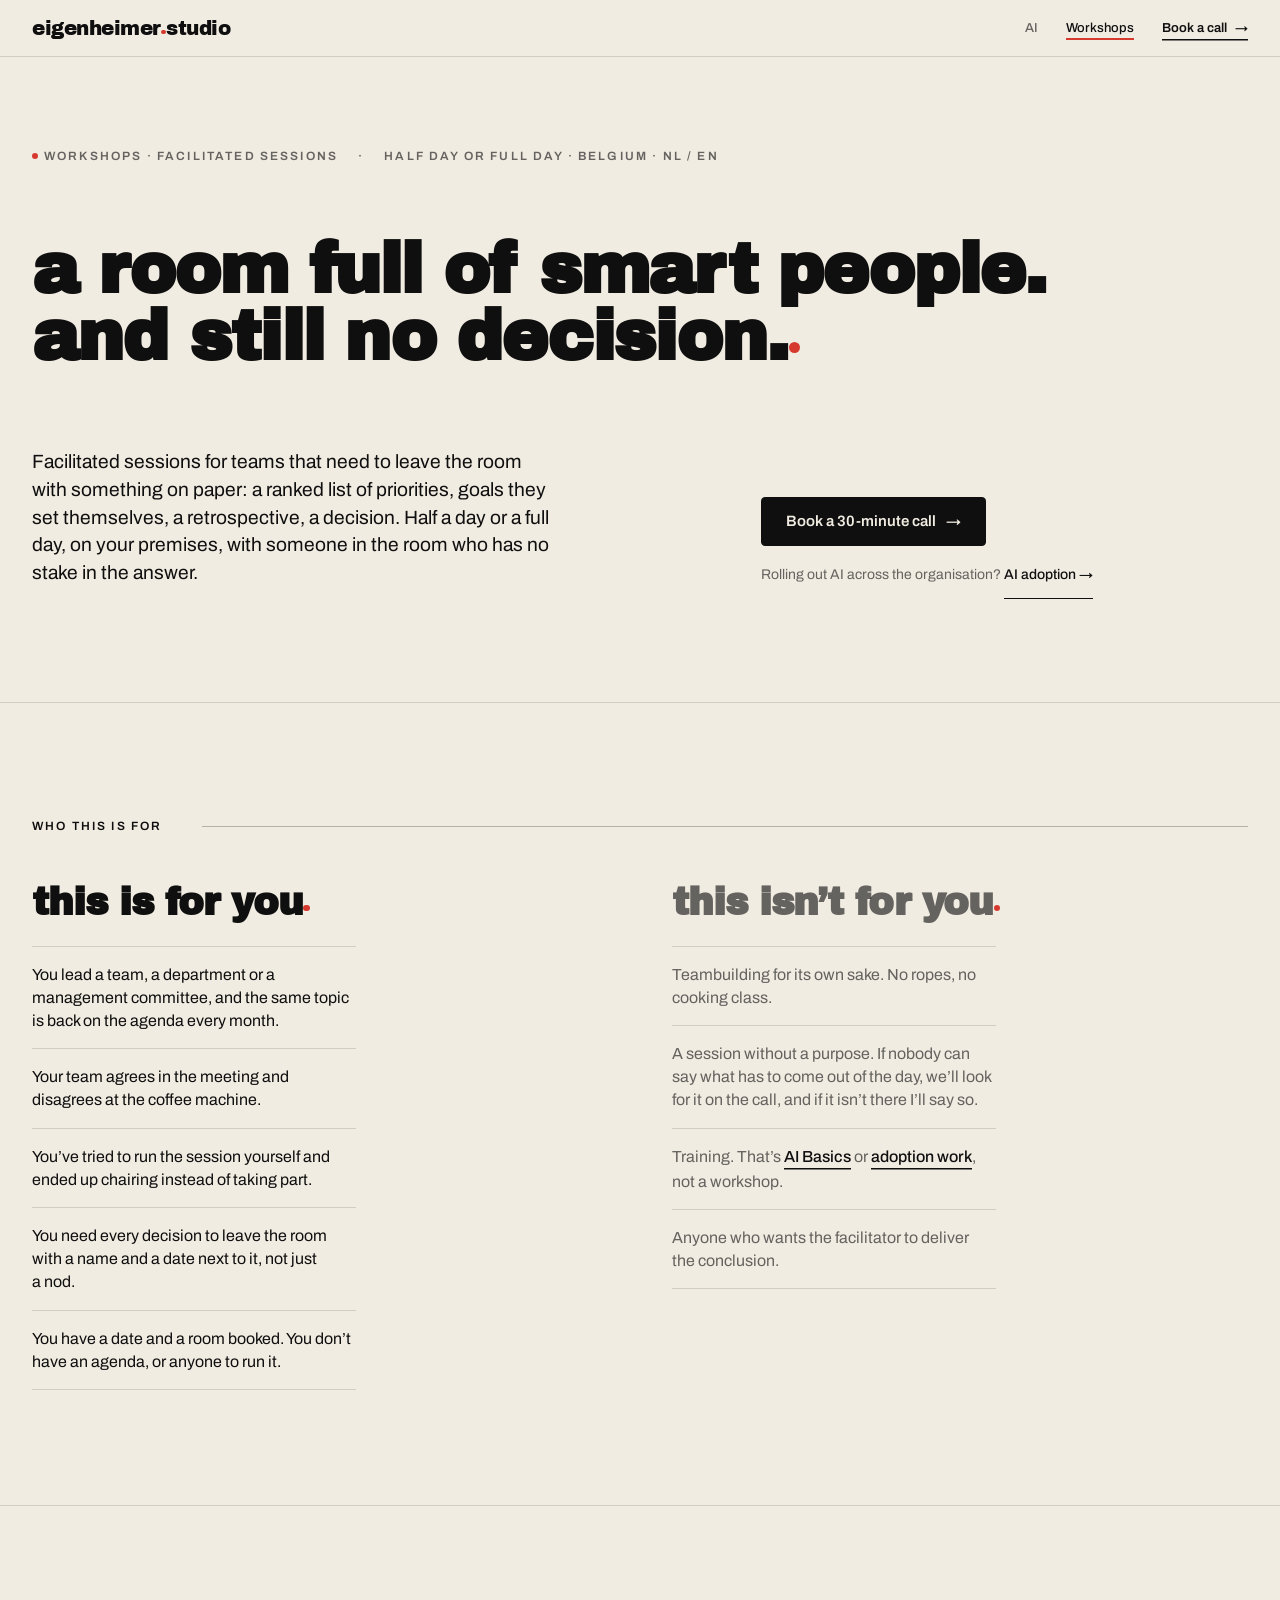
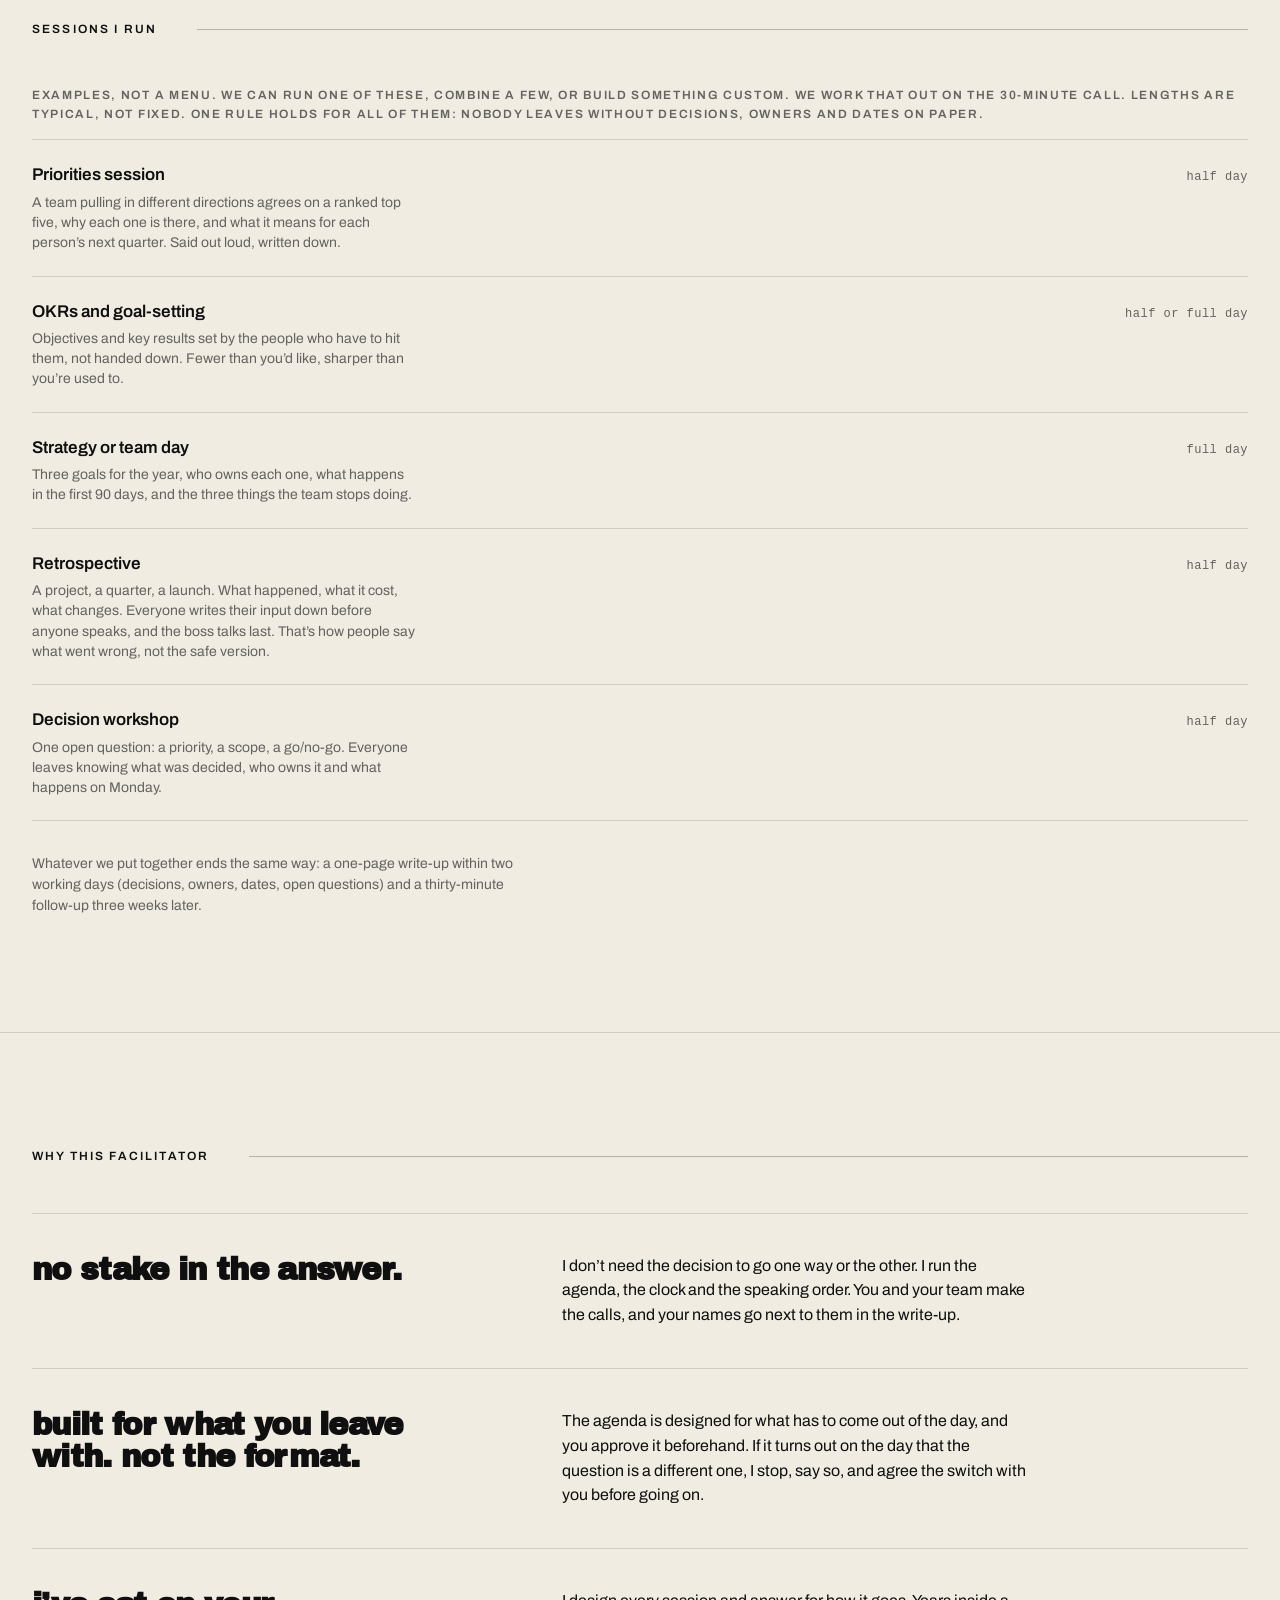
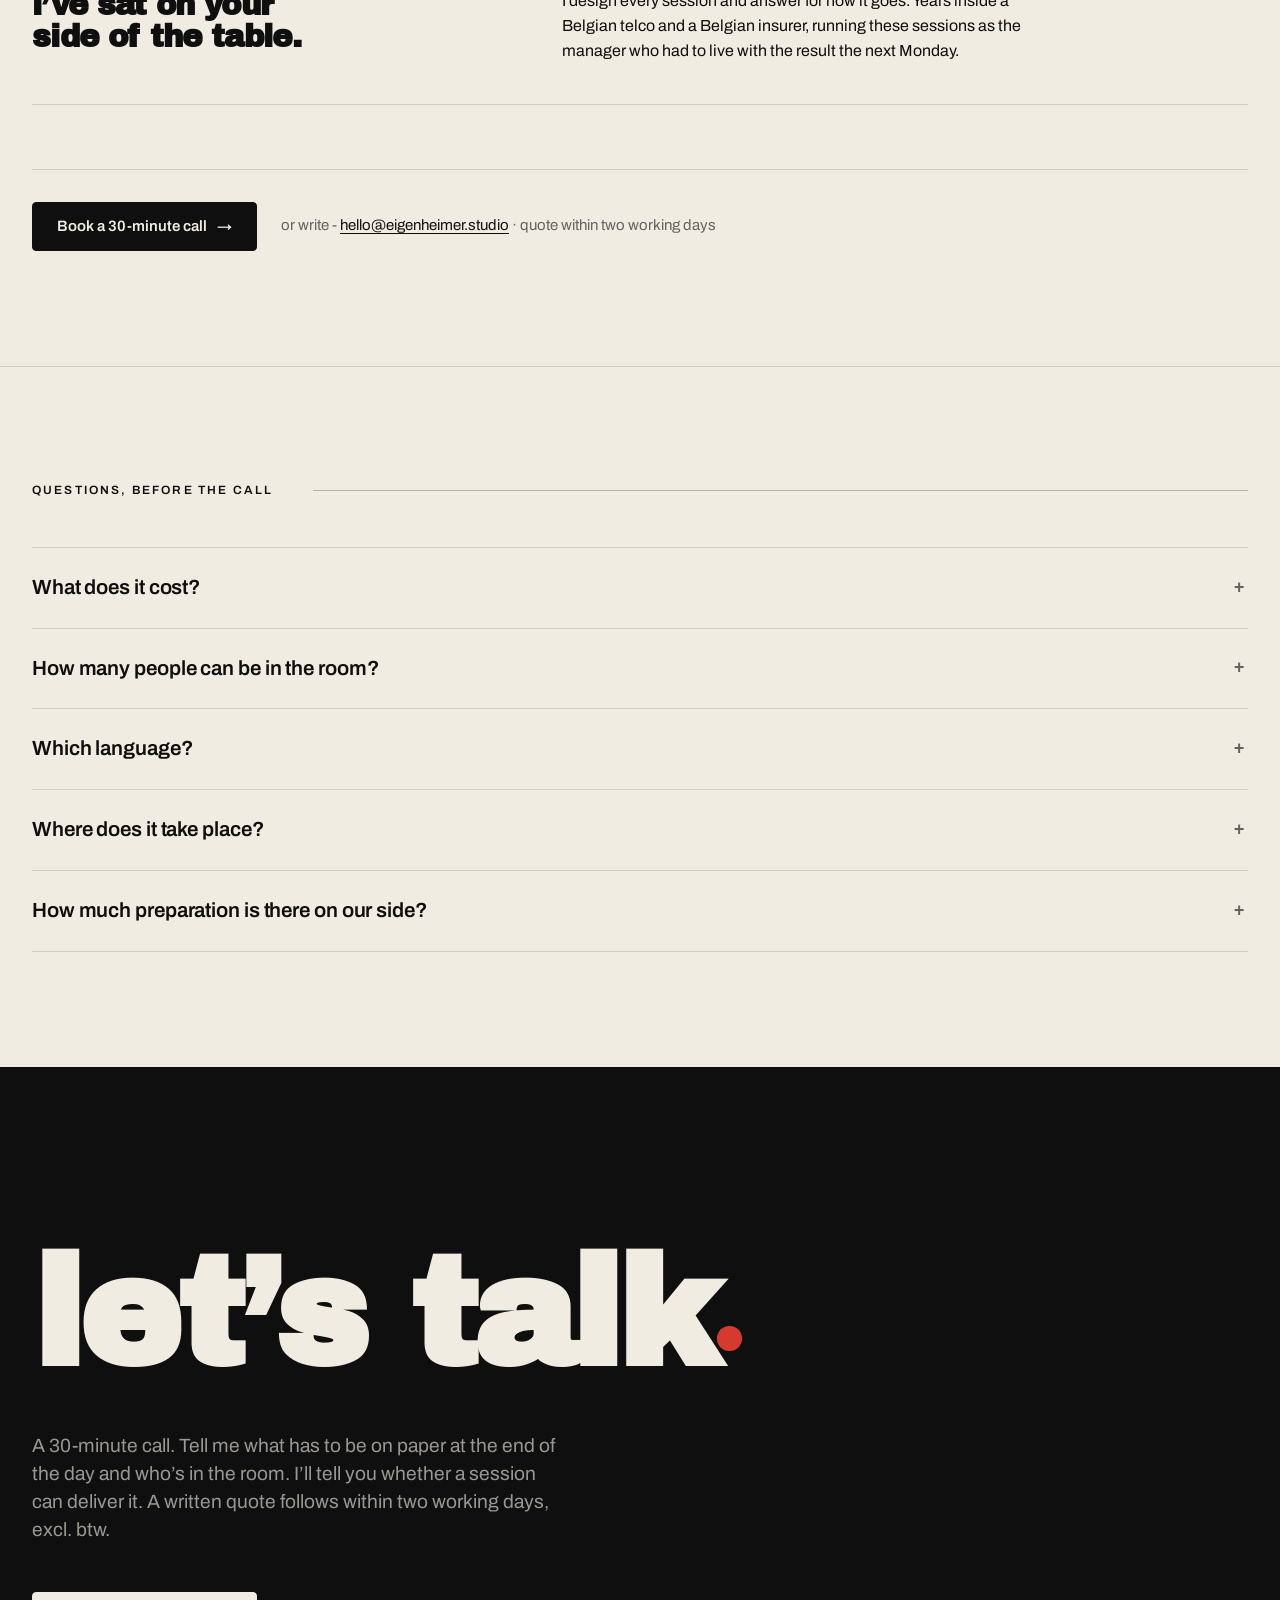
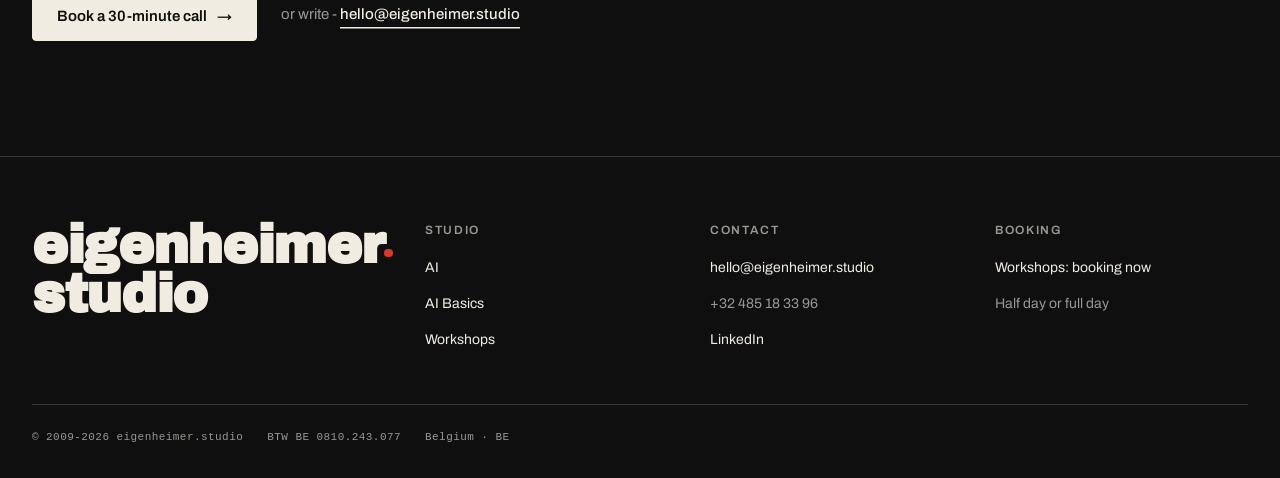
<file: workshops/index.html>
<!doctype html>
<html lang="en">
<head>
  <meta charset="utf-8" />
  <meta name="viewport" content="width=device-width, initial-scale=1" />
  <link rel="preconnect" href="https://fonts.googleapis.com" />
  <link rel="preconnect" href="https://fonts.gstatic.com" crossorigin />
  <title>Team workshops, half day or full day, in Belgium · eigenheimer.studio</title>
  <meta name="description" content="Half-day or full-day workshops for Belgian teams. You leave with decisions, owners and dates, written up within two working days. NL / EN." />

  <link rel="canonical" href="https://eigenheimer.studio/workshops/" />
  <meta property="og:type" content="website" />
  <meta property="og:site_name" content="eigenheimer.studio" />
  <meta property="og:url" content="https://eigenheimer.studio/workshops/" />
  <meta property="og:title" content="Team workshops, half day or full day, in Belgium · eigenheimer.studio" />
  <meta property="og:description" content="Half-day or full-day workshops for Belgian teams. You leave with decisions, owners and dates, written up within two working days. NL / EN." />
  <meta property="og:image" content="https://eigenheimer.studio/og/workshops.png" />
  <meta property="og:image:width" content="1200" />
  <meta property="og:image:height" content="630" />
  <meta property="og:locale" content="en_BE" />
  <meta name="twitter:card" content="summary_large_image" />
  <link rel="icon" href="/favicon.svg" type="image/svg+xml" />
  <link rel="icon" href="/favicon-32.png" sizes="32x32" />
  <link rel="apple-touch-icon" href="/apple-touch-icon.png" />
  <meta name="theme-color" content="#F1ECE2" />

  <link rel="stylesheet" href="../colors_and_type.css" />
  <link rel="stylesheet" href="../site.css" />
  <link rel="stylesheet" href="../page.css" />

</head>
<body data-density="airy">

  <a class="skip" href="#main">Skip to content</a>

  <header class="site-header">
    <div class="site-header__inner">
      <a class="wordmark" href="/" aria-label="eigenheimer.studio">eigenheimer<span class="red-dot" aria-hidden="true"></span>studio</a>
      <nav class="header-nav" aria-label="Services">
        <a class="header-link" href="/ai/">AI</a>
        <a class="header-link" href="/workshops/" aria-current="page">Workshops</a>
        <a class="header-link header-link--all" href="/#doors">Services <span aria-hidden="true">→</span></a>
        <a class="header-cta" href="https://calendar.app.google/Z82jjABjgTt32B2P7" target="_blank" rel="noopener">Book a call <span aria-hidden="true">→</span><span class="sr-only"> (opens in a new tab)</span></a>
      </nav>
    </div>
  </header>

  <main id="main">

    <!-- ── Hero ─────────────────────────────────────────────── -->
    <section class="section section--hero" id="top">
      <div class="container">
        <div class="hero-eyebrow">
          <span><span class="live-dot"></span>Workshops · facilitated sessions</span>
          <span class="sep" aria-hidden="true">·</span>
          <span>Half day or full day · Belgium · NL / EN</span>
        </div>

        <h1 class="hero-headline">
          <span class="line">A room full of smart people.</span>
          <span class="line">And still no <span class="nobr">decision.<span class="red-dot" aria-hidden="true"></span></span></span>
        </h1>

        <div class="hero-foot">
          <p class="hero-sub">
            Facilitated sessions for teams that need to leave the room with
            something on paper: a ranked list of priorities, goals they set
            themselves, a retrospective, a decision. Half a day or a full day,
            on your premises, with someone in the room who has no stake in the
            answer.
          </p>
          <div class="hero-cta-block">
            <a class="btn-cta" href="https://calendar.app.google/Z82jjABjgTt32B2P7" target="_blank" rel="noopener">Book a 30-minute call <span aria-hidden="true">→</span><span class="sr-only"> (opens in a new tab)</span></a>
            <p class="hero-fork">Rolling out AI across the organisation? <a href="/ai/#programme">AI adoption <span aria-hidden="true">→</span></a></p>
          </div>
        </div>

      </div>
    </section>

    <!-- ── Who this is for ─────────────────────────────────── -->
    <section class="section">
      <div class="container">
        <div class="section-head">
          <h2 class="title-line">Who this is for</h2>
          <span class="rule"></span>
        </div>
        <div class="whofor">
          <div>
            <h3>this is for you<span class="red-dot" aria-hidden="true"></span></h3>
            <ul role="list">
              <li>You lead a team, a department or a management committee, and the same topic is back on the agenda every month.</li>
              <li>Your team agrees in the meeting and disagrees at the coffee machine.</li>
              <li>You’ve tried to run the session yourself and ended up chairing instead of taking part.</li>
              <li>You need every decision to leave the room with a name and a date next to it, not just a nod.</li>
              <li>You have a date and a room booked. You don’t have an agenda, or anyone to run it.</li>
            </ul>
          </div>
          <div>
            <h3 class="is-out">this isn’t for you<span class="red-dot" aria-hidden="true"></span></h3>
            <ul role="list">
              <li>Teambuilding for its own sake. No ropes, no cooking class.</li>
              <li>A session without a purpose. If nobody can say what has to come out of the day, we’ll look for it on the call, and if it isn’t there I’ll say so.</li>
              <li>Training. That’s <a href="/ai-basics/">AI Basics</a> or <a href="/ai/#programme">adoption work</a>, not a workshop.</li>
              <li>Anyone who wants the facilitator to deliver the conclusion.</li>
            </ul>
          </div>
        </div>
      </div>
    </section>

    <!-- ── Sessions I run ──────────────────────────────────── -->
    <section class="section">
      <div class="container">
        <div class="section-head">
          <h2 class="title-line">Sessions I run</h2>
          <span class="rule"></span>
        </div>
        <ol class="deliverables deliverables--solo">
          <p class="deliverables-label">Examples, not a menu. We can run one of these, combine a few, or build something custom. We work that out on the 30-minute call. Lengths are typical, not fixed. One rule holds for all of them: nobody leaves without decisions, owners and dates on paper.</p>
          <li class="deliverable">
            <div>
              <p class="name">Priorities session</p>
              <p class="desc">A team pulling in different directions agrees on a ranked top five, why each one is there, and what it means for each person’s next quarter. Said out loud, written down.</p>
            </div>
            <span class="qty">half day</span>
          </li>
          <li class="deliverable">
            <div>
              <p class="name">OKRs and goal-setting</p>
              <p class="desc">Objectives and key results set by the people who have to hit them, not handed down. Fewer than you’d like, sharper than you’re used to.</p>
            </div>
            <span class="qty">half or full day</span>
          </li>
          <li class="deliverable">
            <div>
              <p class="name">Strategy or team day</p>
              <p class="desc">Three goals for the year, who owns each one, what happens in the first 90 days, and the three things the team stops doing.</p>
            </div>
            <span class="qty">full day</span>
          </li>
          <li class="deliverable">
            <div>
              <p class="name">Retrospective</p>
              <p class="desc">A project, a quarter, a launch. What happened, what it cost, what changes. Everyone writes their input down before anyone speaks, and the boss talks last. That’s how people say what went wrong, not the safe version.</p>
            </div>
            <span class="qty">half day</span>
          </li>
          <li class="deliverable">
            <div>
              <p class="name">Decision workshop</p>
              <p class="desc">One open question: a priority, a scope, a go/no-go. Everyone leaves knowing what was decided, who owns it and what happens on Monday.</p>
            </div>
            <span class="qty">half day</span>
          </li>
        </ol>
        <p class="whofor-note">Whatever we put together ends the same way: a one-page write-up within two working days (decisions, owners, dates, open questions) and a thirty-minute follow-up three weeks later.</p>
      </div>
    </section>


    <!-- ── Why this facilitator ────────────────────────────── -->
    <section class="section">
      <div class="container">
        <div class="section-head">
          <h2 class="title-line">Why this facilitator</h2>
          <span class="rule"></span>
        </div>
        <div class="diff">
          <div class="diff-row">
            <h3 class="head">No stake in the answer.</h3>
            <p class="body">
              I don’t need the decision to go one way or the other. I run the
              agenda, the clock and the speaking order. You and your team make
              the calls, and your names go next to them in the write-up.
            </p>
          </div>
          <div class="diff-row">
            <h3 class="head">Built for what you leave with. not the format.</h3>
            <p class="body">
              The agenda is designed for what has to come out of the day, and
              you approve it beforehand. If it turns out on the day that the
              question is a different one, I stop, say so, and agree the switch
              with you before going on.
            </p>
          </div>
          <div class="diff-row">
            <h3 class="head">I’ve sat on your side of the table.</h3>
            <p class="body">
              I design every session and answer for how it goes. Years inside
              a Belgian telco and a Belgian insurer, running these sessions as
              the manager who had to live with the result the next Monday.
            </p>
          </div>
        </div>
        <div class="cta-row">
          <a class="btn-cta" href="https://calendar.app.google/Z82jjABjgTt32B2P7" target="_blank" rel="noopener">Book a 30-minute call <span aria-hidden="true">→</span><span class="sr-only"> (opens in a new tab)</span></a>
          <span class="write">or write&nbsp;- <a href="mailto:hello@eigenheimer.studio?subject=Workshop">hello@eigenheimer.studio</a> · quote within two working days</span>
        </div>
      </div>
    </section>

    <!-- [PENDING] "In the room" proof section: no public reference yet. Add an anonymised reference in the /ai/ references style. -->

    <!-- ── FAQ ─────────────────────────────────────────────── -->
    <section class="section">
      <div class="container">
        <div class="section-head">
          <h2 class="title-line">Questions, before the call</h2>
          <span class="rule"></span>
        </div>
        <div class="faq">
          <details>
            <summary>
              <span>What does it cost?</span>
              <span class="toggle" aria-hidden="true">+</span>
            </summary>
            <p class="answer">One fixed price per session, not per head. On the call we agree whether it’s a half day or a full day. Quote in writing within two working days. Excl. btw.</p>
          </details>
          <details>
            <summary>
              <span>How many people can be in the room?</span>
              <span class="toggle" aria-hidden="true">+</span>
            </summary>
            <p class="answer">No fixed limit. We settle the setup on the call.</p>
          </details>
          <details>
            <summary>
              <span>Which language?</span>
              <span class="toggle" aria-hidden="true">+</span>
            </summary>
            <p class="answer">Dutch or English, whichever the room speaks. French-speaking teams are served in English.</p>
          </details>
          <details>
            <summary>
              <span>Where does it take place?</span>
              <span class="toggle" aria-hidden="true">+</span>
            </summary>
            <p class="answer">Your premises, or a location you book. Anywhere in Belgium.</p>
          </details>
          <details>
            <summary>
              <span>How much preparation is there on our side?</span>
              <span class="toggle" aria-hidden="true">+</span>
            </summary>
            <p class="answer">The 30-minute call, approving the agenda a week before, and short calls with two or three participants. Under two hours of your time.</p>
          </details>
        </div>
      </div>
    </section>

    <!-- ── Final CTA ───────────────────────────────────────── -->
    <section class="final" id="book">
      <div class="container">
        <h2>let’s talk<span class="red-dot" aria-hidden="true"></span></h2>
        <p class="sub">
          A 30-minute call. Tell me what has to be on paper at the end of the
          day and who’s in the room. I’ll tell you whether a session can
          deliver it. A written quote follows within two working days, excl. btw.
        </p>
        <div class="ctas">
          <a class="btn-cta" href="https://calendar.app.google/Z82jjABjgTt32B2P7" target="_blank" rel="noopener">Book a 30-minute call <span aria-hidden="true">→</span><span class="sr-only"> (opens in a new tab)</span></a>
          <span class="write">
            or write&nbsp;- <a href="mailto:hello@eigenheimer.studio?subject=Workshop">hello@eigenheimer.studio</a>
          </span>
        </div>
      </div>
    </section>

  </main>

  <!-- ── Footer ────────────────────────────────────────────── -->
  <footer class="site-footer">
    <div class="container">
      <div class="site-footer__grid">
        <div class="footmark"><span class="nobr">eigenheimer<span class="red-dot" aria-hidden="true"></span></span><br />studio</div>
        <div>
          <div class="label">Studio</div>
          <div class="links">
            <a href="/ai/">AI</a>
            <a href="/ai-basics/">AI Basics</a>
            <a href="/workshops/">Workshops</a>
          </div>
        </div>
        <div>
          <div class="label">Contact</div>
          <div class="links">
            <a href="mailto:hello@eigenheimer.studio?subject=Workshop">hello@eigenheimer.studio</a>
            <span class="muted">+32 485 18 33 96</span>
            <a href="https://www.linkedin.com/in/danielzerkowitz/" rel="me noopener" target="_blank">LinkedIn<span class="sr-only"> (opens in a new tab)</span></a>
          </div>
        </div>
        <div>
          <div class="label">Booking</div>
          <div class="links">
            <span>Workshops: booking now</span>
            <span class="muted">Half day or full day</span>
          </div>
        </div>
      </div>
      <div class="legal">
        <span>© 2009-2026 eigenheimer.studio</span>
        <span>BTW BE 0810.243.077</span>
        <span>Belgium · BE</span>
      </div>
    </div>
  </footer>

</body>
</html>
</file>
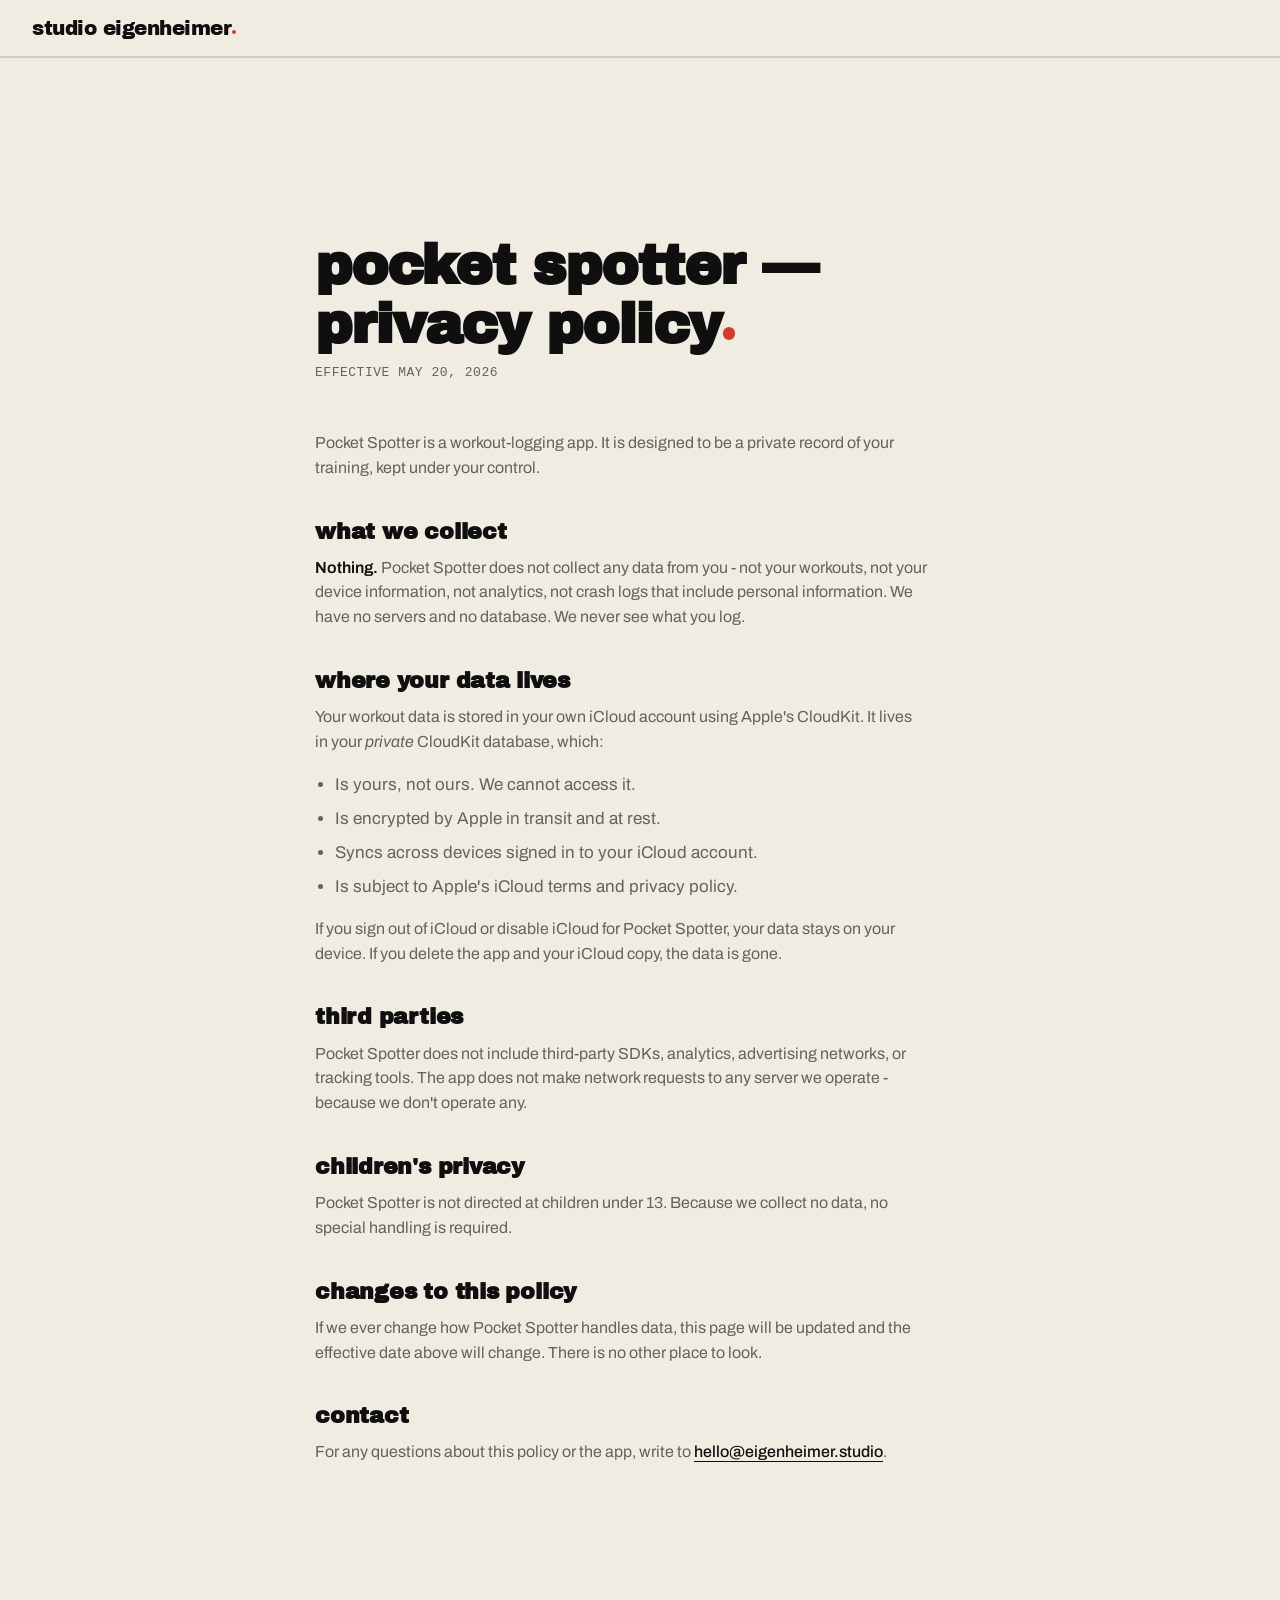
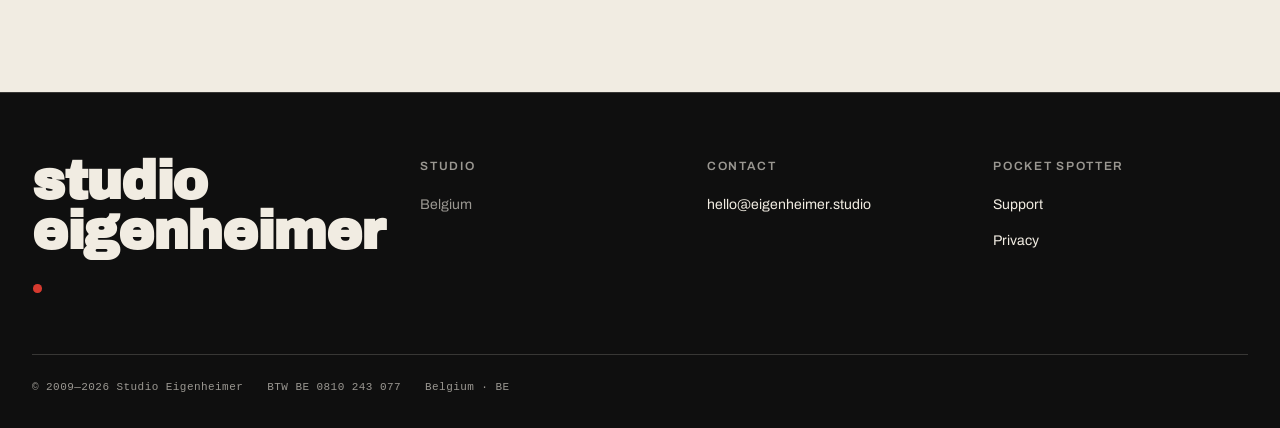
<file: pocket-spotter/privacy.html>
<!doctype html>
<html lang="en">
<head>
  <meta charset="utf-8" />
  <meta name="viewport" content="width=device-width, initial-scale=1" />
  <title>Pocket Spotter — Privacy Policy · Studio Eigenheimer</title>
  <meta name="description" content="Pocket Spotter privacy policy. We collect nothing. Your workout data lives in your own iCloud, under your control." />
  <meta name="robots" content="index, follow" />

  <link rel="stylesheet" href="../colors_and_type.css" />
  <link rel="stylesheet" href="../site.css" />
  <link rel="stylesheet" href="../page.css" />

  <style>
    html { scroll-behavior: smooth; }
    .doc {
      max-width: 65ch;
      margin: 0 auto;
      padding: 64px 0 96px;
      font-size: 17px;
      line-height: 1.65;
      color: var(--ink);
    }
    .doc h1 {
      font-family: var(--font-display);
      font-weight: 900;
      font-size: clamp(32px, 4.5vw, 56px);
      line-height: 1.05;
      letter-spacing: -0.022em;
      text-transform: lowercase;
      margin: 0 0 8px;
    }
    .doc .effective {
      font-family: var(--font-mono);
      font-size: 13px;
      letter-spacing: 0.04em;
      text-transform: uppercase;
      color: var(--fg-muted);
      margin: 0 0 48px;
    }
    .doc h2 {
      font-family: var(--font-display);
      font-weight: 700;
      font-size: 22px;
      letter-spacing: -0.01em;
      margin: 40px 0 12px;
      color: var(--ink);
    }
    .doc p {
      margin: 0 0 16px;
      color: var(--fg-muted);
    }
    .doc strong {
      color: var(--ink);
      font-weight: 600;
    }
    .doc a {
      color: var(--ink);
      border-bottom: 1.5px solid var(--ink);
      text-decoration: none;
      padding-bottom: 1px;
      font-weight: 500;
    }
    .doc ul {
      margin: 0 0 16px;
      padding-left: 20px;
      color: var(--fg-muted);
    }
    .doc li {
      margin: 0 0 6px;
    }
  </style>
</head>
<body data-density="airy">

  <header class="site-header">
    <div class="site-header__inner">
      <a class="wordmark" href="/">studio eigenheimer<span class="red-dot" aria-hidden="true"></span></a>
    </div>
  </header>

  <main>
    <section class="section">
      <div class="container">
        <article class="doc">
          <h1>pocket spotter — privacy policy<span class="red-dot" aria-hidden="true"></span></h1>
          <p class="effective">Effective May 20, 2026</p>

          <p>Pocket Spotter is a workout-logging app. It is designed to be a private record of your training, kept under your control.</p>

          <h2>what we collect</h2>
          <p><strong>Nothing.</strong> Pocket Spotter does not collect any data from you - not your workouts, not your device information, not analytics, not crash logs that include personal information. We have no servers and no database. We never see what you log.</p>

          <h2>where your data lives</h2>
          <p>Your workout data is stored in your own iCloud account using Apple's CloudKit. It lives in your <em>private</em> CloudKit database, which:</p>
          <ul>
            <li>Is yours, not ours. We cannot access it.</li>
            <li>Is encrypted by Apple in transit and at rest.</li>
            <li>Syncs across devices signed in to your iCloud account.</li>
            <li>Is subject to Apple's iCloud terms and privacy policy.</li>
          </ul>
          <p>If you sign out of iCloud or disable iCloud for Pocket Spotter, your data stays on your device. If you delete the app and your iCloud copy, the data is gone.</p>

          <h2>third parties</h2>
          <p>Pocket Spotter does not include third-party SDKs, analytics, advertising networks, or tracking tools. The app does not make network requests to any server we operate - because we don't operate any.</p>

          <h2>children's privacy</h2>
          <p>Pocket Spotter is not directed at children under 13. Because we collect no data, no special handling is required.</p>

          <h2>changes to this policy</h2>
          <p>If we ever change how Pocket Spotter handles data, this page will be updated and the effective date above will change. There is no other place to look.</p>

          <h2>contact</h2>
          <p>For any questions about this policy or the app, write to <a href="mailto:hello@eigenheimer.studio">hello@eigenheimer.studio</a>.</p>
        </article>
      </div>
    </section>
  </main>

  <footer class="site-footer">
    <div class="container">
      <div class="site-footer__grid">
        <div class="footmark">studio<br />eigenheimer<span class="red-dot" aria-hidden="true"></span></div>
        <div>
          <div class="label">Studio</div>
          <div class="links">
            <span class="muted">Belgium</span>
          </div>
        </div>
        <div>
          <div class="label">Contact</div>
          <div class="links">
            <a href="mailto:hello@eigenheimer.studio">hello@eigenheimer.studio</a>
          </div>
        </div>
        <div>
          <div class="label">Pocket Spotter</div>
          <div class="links">
            <a href="/pocket-spotter/support.html">Support</a>
            <a href="/pocket-spotter/privacy.html">Privacy</a>
          </div>
        </div>
      </div>
      <div class="legal">
        <span>© 2009—2026 Studio Eigenheimer</span>
        <span>BTW BE 0810 243 077</span>
        <span>Belgium · BE</span>
      </div>
    </div>
  </footer>

</body>
</html>
</file>
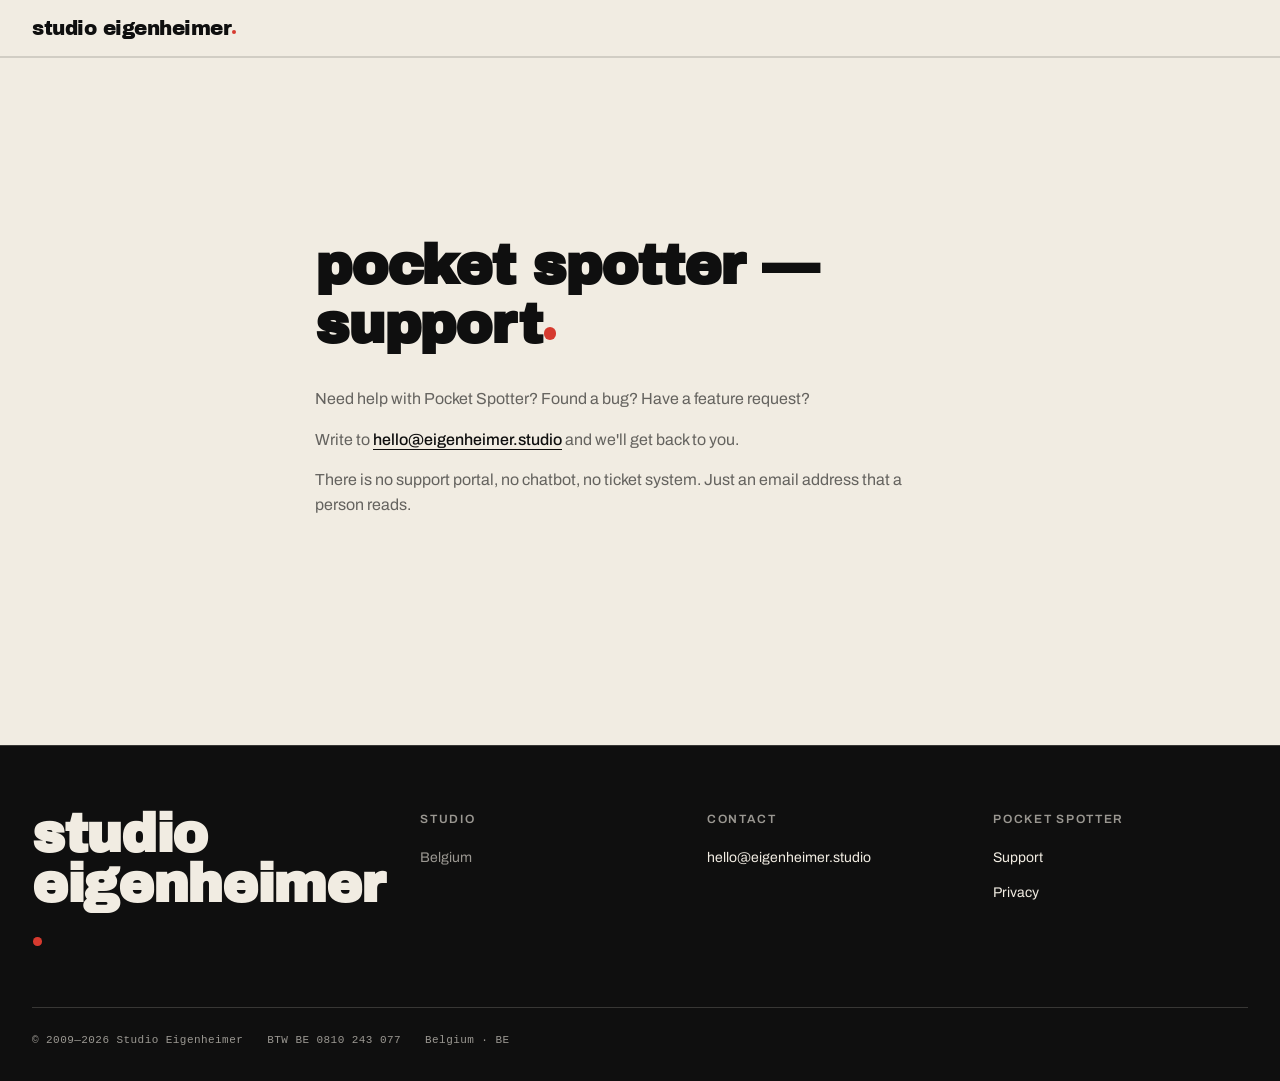
<file: pocket-spotter/support.html>
<!doctype html>
<html lang="en">
<head>
  <meta charset="utf-8" />
  <meta name="viewport" content="width=device-width, initial-scale=1" />
  <title>Pocket Spotter — Support · Studio Eigenheimer</title>
  <meta name="description" content="Pocket Spotter support. Write to hello@eigenheimer.studio." />
  <meta name="robots" content="index, follow" />

  <link rel="stylesheet" href="../colors_and_type.css" />
  <link rel="stylesheet" href="../site.css" />
  <link rel="stylesheet" href="../page.css" />

  <style>
    html { scroll-behavior: smooth; }
    .doc {
      max-width: 65ch;
      margin: 0 auto;
      padding: 64px 0 96px;
      font-size: 17px;
      line-height: 1.65;
      color: var(--ink);
    }
    .doc h1 {
      font-family: var(--font-display);
      font-weight: 900;
      font-size: clamp(32px, 4.5vw, 56px);
      line-height: 1.05;
      letter-spacing: -0.022em;
      text-transform: lowercase;
      margin: 0 0 32px;
    }
    .doc p {
      margin: 0 0 16px;
      color: var(--fg-muted);
    }
    .doc strong {
      color: var(--ink);
      font-weight: 600;
    }
    .doc a {
      color: var(--ink);
      border-bottom: 1.5px solid var(--ink);
      text-decoration: none;
      padding-bottom: 1px;
      font-weight: 500;
    }
  </style>
</head>
<body data-density="airy">

  <header class="site-header">
    <div class="site-header__inner">
      <a class="wordmark" href="/">studio eigenheimer<span class="red-dot" aria-hidden="true"></span></a>
    </div>
  </header>

  <main>
    <section class="section">
      <div class="container">
        <article class="doc">
          <h1>pocket spotter — support<span class="red-dot" aria-hidden="true"></span></h1>

          <p>Need help with Pocket Spotter? Found a bug? Have a feature request?</p>

          <p>Write to <a href="mailto:hello@eigenheimer.studio">hello@eigenheimer.studio</a> and we'll get back to you.</p>

          <p>There is no support portal, no chatbot, no ticket system. Just an email address that a person reads.</p>
        </article>
      </div>
    </section>
  </main>

  <footer class="site-footer">
    <div class="container">
      <div class="site-footer__grid">
        <div class="footmark">studio<br />eigenheimer<span class="red-dot" aria-hidden="true"></span></div>
        <div>
          <div class="label">Studio</div>
          <div class="links">
            <span class="muted">Belgium</span>
          </div>
        </div>
        <div>
          <div class="label">Contact</div>
          <div class="links">
            <a href="mailto:hello@eigenheimer.studio">hello@eigenheimer.studio</a>
          </div>
        </div>
        <div>
          <div class="label">Pocket Spotter</div>
          <div class="links">
            <a href="/pocket-spotter/support.html">Support</a>
            <a href="/pocket-spotter/privacy.html">Privacy</a>
          </div>
        </div>
      </div>
      <div class="legal">
        <span>© 2009—2026 Studio Eigenheimer</span>
        <span>BTW BE 0810 243 077</span>
        <span>Belgium · BE</span>
      </div>
    </div>
  </footer>

</body>
</html>
</file>
<file: colors_and_type.css>
/* =============================================================
   STUDIO EIGENHEIMER - Colors & Type
   The whole system is built from three colors and one type family.
   ============================================================= */

/* Webfonts ---------------------------------------------------- */
/* Archivo (text) + Archivo Black (display) from Google Fonts.
   Archivo Black is the closest free match to the heavy grotesque
   used in the wordmark; Archivo provides the supporting weights.
   See README → Caveats. */
@import url('https://fonts.googleapis.com/css2?family=Archivo:wght@400;500;600;700&family=Archivo+Black&display=swap');

:root {
  /* ---- Core palette (exactly three) ---- */
  --bone:   #F1ECE2;   /* Warm bone - page background */
  --ink:    #0F0F0F;   /* Near-black ink - mark, type */
  --signal: #D63A2F;   /* Signal red - single accent  */

  /* ---- Semantic surface / foreground tokens ---- */
  --bg:        var(--bone);
  --bg-invert: var(--ink);
  --fg:        var(--ink);
  --fg-invert: var(--bone);
  --fg-muted:  rgba(15, 15, 15, 0.62);   /* Ink @ 62% - body secondary */
  --fg-faint:  rgba(15, 15, 15, 0.40);   /* Ink @ 40% - captions */
  --rule:      rgba(15, 15, 15, 0.14);   /* Ink @ 14% - hairline rules */
  --rule-strong: rgba(15, 15, 15, 0.32);
  --accent:    var(--signal);
  --accent-press: #B83025;               /* Ink-mixed darker red, press only */

  /* On dark surfaces */
  --fg-on-ink:        var(--bone);
  --fg-on-ink-muted:  rgba(241, 236, 226, 0.62);
  --rule-on-ink:      rgba(241, 236, 226, 0.18);

  /* ---- Type families ---- */
  --font-display: "Archivo Black", "Helvetica Neue", Helvetica, Arial, sans-serif;
  --font-text:    "Archivo", "Helvetica Neue", Helvetica, Arial, sans-serif;
  --font-mono:    ui-monospace, "SF Mono", Menlo, Consolas, monospace;

  /* ---- Type scale (modular, 1.250 - major third) ---- */
  --t-caption: 12px;
  --t-small:   14px;
  --t-body:    16px;
  --t-lead:    20px;
  --t-h4:      24px;
  --t-h3:      32px;
  --t-h2:      48px;
  --t-h1:      72px;
  --t-display: 120px;
  --t-mega:    200px;

  /* ---- Line heights ---- */
  --lh-tight:  0.92;   /* display lock-ups */
  --lh-snug:   1.05;   /* h1 / h2 */
  --lh-normal: 1.35;   /* h3 / h4 / lead */
  --lh-body:   1.55;   /* body text */
  --lh-loose:  1.7;    /* long-form reading */

  /* ---- Letter spacing ---- */
  --tr-display: -0.025em;   /* tightened display */
  --tr-heading: -0.015em;
  --tr-body:     0;
  --tr-eyebrow:  0.18em;    /* uppercase labels */
  --tr-caps:     0.04em;

  /* ---- Spacing (8pt rhythm, plus 4px half-step) ---- */
  --s-0:  0;
  --s-1:  4px;
  --s-2:  8px;
  --s-3:  12px;
  --s-4:  16px;
  --s-5:  24px;
  --s-6:  32px;
  --s-7:  48px;
  --s-8:  64px;
  --s-9:  96px;
  --s-10: 128px;
  --s-11: 192px;

  /* ---- Radii - restrained. We are mostly square. ---- */
  --r-0: 0;
  --r-1: 2px;
  --r-2: 4px;
  --r-card: 6px;        /* default card radius (matches mark on logo) */
  --r-pill: 999px;

  /* ---- Borders ---- */
  --bw-hair:  1px;
  --bw-rule:  1.5px;
  --bw-bold:  2px;

  /* ---- Motion ---- */
  --ease-out:   cubic-bezier(0.2, 0.7, 0.2, 1);
  --ease-inout: cubic-bezier(0.65, 0, 0.35, 1);
  --dur-fast:   120ms;
  --dur-base:   200ms;
  --dur-slow:   360ms;

  /* ---- Shadow - almost never used. Only this one. ---- */
  --shadow-lift: 0 1px 0 var(--rule), 0 12px 28px -16px rgba(15,15,15,0.18);

  /* ---- Layout ---- */
  --container:    1280px;
  --container-tight: 880px;
  --gutter:       32px;
  --max-prose-ch: 68ch;
}

/* =============================================================
   Base / element styles - semantic CSS that follows the tokens.
   ============================================================= */

html, body {
  background: var(--bg);
  color: var(--fg);
  font-family: var(--font-text);
  font-size: var(--t-body);
  line-height: var(--lh-body);
  -webkit-font-smoothing: antialiased;
  -moz-osx-font-smoothing: grayscale;
  text-rendering: optimizeLegibility;
}

/* Display lock-ups - wordmark style, lowercase, tight */
.display, h1.display {
  font-family: var(--font-display);
  font-weight: 900;
  font-size: var(--t-display);
  line-height: var(--lh-tight);
  letter-spacing: var(--tr-display);
  text-transform: lowercase;
  color: var(--fg);
  margin: 0;
}

h1, .h1 {
  font-family: var(--font-display);
  font-weight: 900;
  font-size: var(--t-h1);
  line-height: var(--lh-snug);
  letter-spacing: var(--tr-display);
  text-transform: lowercase;
  margin: 0 0 var(--s-5);
}

h2, .h2 {
  font-family: var(--font-display);
  font-weight: 900;
  font-size: var(--t-h2);
  line-height: var(--lh-snug);
  letter-spacing: var(--tr-display);
  text-transform: lowercase;
  margin: 0 0 var(--s-4);
}

h3, .h3 {
  font-family: var(--font-text);
  font-weight: 700;
  font-size: var(--t-h3);
  line-height: var(--lh-normal);
  letter-spacing: var(--tr-heading);
  margin: 0 0 var(--s-3);
}

h4, .h4 {
  font-family: var(--font-text);
  font-weight: 600;
  font-size: var(--t-h4);
  line-height: var(--lh-normal);
  letter-spacing: var(--tr-heading);
  margin: 0 0 var(--s-3);
}

p {
  font-family: var(--font-text);
  font-size: var(--t-body);
  line-height: var(--lh-body);
  margin: 0 0 var(--s-4);
  text-wrap: pretty;
  max-width: var(--max-prose-ch);
}

.lead {
  font-size: var(--t-lead);
  line-height: var(--lh-normal);
  color: var(--fg);
}

small, .caption {
  font-size: var(--t-caption);
  line-height: var(--lh-body);
  color: var(--fg-muted);
}

/* Eyebrow - wide-tracked uppercase label. Heavy use across the system. */
.eyebrow {
  font-family: var(--font-text);
  font-size: var(--t-caption);
  font-weight: 600;
  letter-spacing: var(--tr-eyebrow);
  text-transform: uppercase;
  color: var(--fg);
}

.eyebrow--muted { color: var(--fg-muted); }
.eyebrow--accent { color: var(--accent); }

code, kbd, samp, pre {
  font-family: var(--font-mono);
  font-size: 0.92em;
}

a {
  color: var(--fg);
  text-decoration: none;
  border-bottom: var(--bw-hair) solid var(--fg);
  transition: color var(--dur-fast) var(--ease-out),
              border-color var(--dur-fast) var(--ease-out);
}
a:hover { color: var(--accent); border-bottom-color: var(--accent); }
a:active { color: var(--accent-press); }

hr {
  border: 0;
  border-top: var(--bw-hair) solid var(--rule);
  margin: var(--s-6) 0;
}

::selection {
  background: var(--accent);
  color: var(--bone);
}

/* Signature red dot - referenced from the wordmark.
   <span class="dot"></span> renders an 0.6em red dot baseline-aligned. */
.dot {
  display: inline-block;
  width: 0.32em;
  height: 0.32em;
  background: var(--accent);
  border-radius: 50%;
  vertical-align: baseline;
  margin-left: 0.02em;
}
</file>
<file: site.css>
/* Studio site - UI kit specific layout glue.
   All tokens come from ../../colors_and_type.css */

* { box-sizing: border-box; }
html, body { margin: 0; padding: 0; background: var(--bone); }

.container {
  max-width: var(--container);
  margin: 0 auto;
  padding: 0 var(--gutter);
}

.container--tight {
  max-width: var(--container-tight);
  margin: 0 auto;
  padding: 0 var(--gutter);
}

/* Image placeholders - diagonal hatch */
.img-ph {
  background:
    repeating-linear-gradient(
      135deg,
      rgba(15,15,15,0.05) 0 10px,
      transparent 10px 20px
    );
  border: 1px solid rgba(15,15,15,0.14);
  border-radius: 6px;
  display: flex;
  align-items: center;
  justify-content: center;
  font-family: var(--font-mono);
  font-size: 11px;
  letter-spacing: 0.14em;
  color: rgba(15,15,15,0.5);
  text-transform: uppercase;
  width: 100%;
  height: 100%;
  user-select: none;
}

/* Buttons */
.btn {
  font-family: var(--font-text);
  font-size: 14px;
  font-weight: 600;
  line-height: 1;
  padding: 14px 22px;
  border-radius: 4px;
  border: 1.5px solid var(--ink);
  background: var(--ink);
  color: var(--bone);
  cursor: pointer;
  text-decoration: none;
  display: inline-flex;
  align-items: center;
  gap: 8px;
  transition: background var(--dur-fast) var(--ease-out),
              color var(--dur-fast) var(--ease-out),
              border-color var(--dur-fast) var(--ease-out);
}
.btn:hover { background: var(--signal); border-color: var(--signal); }
.btn:active { background: var(--accent-press); border-color: var(--accent-press); }

.btn--ghost {
  background: transparent;
  color: var(--ink);
}
.btn--ghost:hover { color: var(--bone); }

.btn--text {
  background: transparent;
  border: 0;
  border-bottom: 1.5px solid var(--ink);
  border-radius: 0;
  padding: 4px 0;
  color: var(--ink);
}
.btn--text:hover { color: var(--signal); border-bottom-color: var(--signal); background: transparent; }

/* Eyebrow utility */
.eyebrow-line {
  font-family: var(--font-text);
  font-size: 12px;
  font-weight: 600;
  letter-spacing: 0.18em;
  text-transform: uppercase;
  color: rgba(15,15,15,0.6);
}

/* The red dot, baseline-aligned */
.brand-dot {
  display: inline-block;
  width: 0.22em;
  height: 0.22em;
  background: var(--signal);
  border-radius: 50%;
  vertical-align: baseline;
  margin-left: 0.02em;
}

/* Focus rings */
:focus-visible {
  outline: 2px solid var(--signal);
  outline-offset: 2px;
}

/* Cross-fade between routes */
.route-fade-enter { opacity: 0; }
.route-fade-enter-active { opacity: 1; transition: opacity var(--dur-base) var(--ease-out); }

/* Hairline section divider */
.rule {
  border: 0;
  border-top: 1px solid rgba(15,15,15,0.14);
  margin: 0;
}
</file>
<file: page.css>
/* eigenheimer.studio - page-specific styles.
   Tokens come from colors_and_type.css. Layout glue from site.css.

   House rules encoded here:
   - Display text is lowercase; proper nouns and initialisms are wrapped
     in .keep so "AI" never renders as "ai".
   - One red dot class (.red-dot). Its size is a custom property (--dot):
     0.22em at text size, 0.16em inside Archivo Black display lock-ups.
     Never more than one red dot per line.
   - No section or item numbering: headings and rows start at the
     left edge of the container.
   - Colour on text: --fg-faint is for non-text only. Text that must read
     uses --fg-muted (5.1:1 on bone). Red as a text colour on bone uses
     --accent-press (5.1:1), never --signal (3.9:1). */

:root {
  --section-pad: clamp(64px, 9vw, 128px);
  --section-pad-tight: clamp(48px, 6vw, 80px);
  --rail: 80px;
  --rail-gap: 40px;
  --header-h: 57px;
}
[data-density="editorial"] {
  --section-pad: clamp(48px, 6vw, 96px);
  --section-pad-tight: clamp(32px, 4vw, 56px);
}
@media (max-width: 720px) {
  :root { --rail: 44px; --rail-gap: 16px; --header-h: 49px; }
}

/* ── Motion foundation ─────────────────────────────────────── */
html { scroll-padding-top: calc(var(--header-h) + 16px); }
[id] { scroll-margin-top: calc(var(--header-h) + 16px); }
@media (prefers-reduced-motion: no-preference) {
  html { scroll-behavior: smooth; }
}
@media (prefers-reduced-motion: reduce) {
  *, ::before, ::after {
    animation-duration: 0.01ms !important;
    animation-iteration-count: 1 !important;
    transition-duration: 0.01ms !important;
  }
}

html, body { background: var(--bone); }
body { overflow-x: hidden; }

/* Red as a text colour must be the pressed red to pass contrast. */
a:hover { color: var(--accent-press); }

.keep { text-transform: none; }
.nobr { white-space: nowrap; }
.sr-only {
  position: absolute;
  width: 1px; height: 1px;
  padding: 0; margin: -1px;
  overflow: hidden;
  clip: rect(0, 0, 0, 0);
  white-space: nowrap;
  border: 0;
}
.skip {
  position: absolute;
  left: 16px; top: -100px;
  z-index: 100;
  padding: 10px 14px;
  background: var(--ink);
  color: var(--bone);
  border: 0;
  border-radius: 4px;
  font-size: 14px;
  font-weight: 600;
}
.skip:focus { top: 12px; color: var(--bone); }

/* ── The red dot ───────────────────────────────────────────── */
.red-dot {
  --dot: 0.22em;
  display: inline-block;
  width: var(--dot);
  height: var(--dot);
  background: var(--signal);
  border-radius: 50%;
  vertical-align: 0.06em;
  margin-left: 0.04em;
  transform-origin: 50% 50%;
  transition: transform var(--dur-base) var(--ease-out);
}
.hero-headline .red-dot,
.door .head .red-dot, .about-name .red-dot,
.whofor h2 .red-dot, .whofor h3 .red-dot,
.cascade-ratio .twenty .red-dot,
.final h2 .red-dot,
.site-footer .footmark .red-dot { --dot: 0.16em; vertical-align: 0.1em; margin-left: 0.02em; }
.wordmark .red-dot { vertical-align: 0.05em; margin: 0 0.04em; }

/* ── Container ─────────────────────────────────────────────── */
.container {
  max-width: var(--container);
  margin: 0 auto;
  padding: 0 var(--gutter);
}
@media (max-width: 720px) {
  .container { padding: 0 20px; }
}

/* ── Sticky header ─────────────────────────────────────────── */
.site-header {
  position: sticky;
  top: 0;
  z-index: 50;
  background: var(--bone);
  border-bottom: 1px solid var(--rule);
}
.site-header__inner {
  display: flex;
  align-items: center;
  justify-content: space-between;
  gap: var(--s-5);
  padding: 18px var(--gutter);
  max-width: var(--container);
  margin: 0 auto;
}
.wordmark {
  font-family: var(--font-display);
  font-size: 20px;
  line-height: 1;
  letter-spacing: -0.025em;
  text-transform: lowercase;
  color: var(--ink);
  border: 0;
  text-decoration: none;
  white-space: nowrap;
  padding: 14px 0;
  margin: -14px 0;
}
.wordmark:hover, .wordmark:active { color: var(--ink); }
.wordmark:hover .red-dot { transform: scale(1.35); }

.header-nav {
  display: inline-flex;
  align-items: center;
  gap: 28px;
}
.header-link, .header-cta {
  font-family: var(--font-text);
  font-size: 13px;
  border: 0;
  text-decoration: none;
  white-space: nowrap;
  padding: 14px 0;
  margin: -14px 0;
  transition: color var(--dur-fast) var(--ease-out);
}
.header-link {
  font-weight: 500;
  color: var(--fg-muted);
}
.header-link:hover { color: var(--accent-press); }
.header-link[aria-current="page"] {
  color: var(--ink);
  text-decoration: underline;
  text-decoration-color: var(--signal);
  text-decoration-thickness: 1.5px;
  text-underline-offset: 6px;
}
.header-cta {
  font-weight: 600;
  color: var(--ink);
  display: inline-flex;
  align-items: center;
  gap: 8px;
  background-image: linear-gradient(var(--signal), var(--signal)), linear-gradient(var(--ink), var(--ink));
  background-size: 0 1.5px, 100% 1.5px;
  background-position: 0 calc(100% - 12px), 0 calc(100% - 12px);
  background-repeat: no-repeat;
  transition: color var(--dur-fast) var(--ease-out), background-size var(--dur-base) var(--ease-out);
}
.header-cta:hover { color: var(--accent-press); background-size: 100% 1.5px, 100% 1.5px; }
.header-cta:active { color: var(--accent-press); }

@media (max-width: 720px) {
  .site-header__inner { padding: 14px 20px; gap: var(--s-4); }
  .wordmark { font-size: 18px; }
  .header-nav { gap: 14px; }
}
/* The "Services" link is the mobile stand-in for the three service
   links. The three short links fit down to about 540px; below that they
   collapse to the stand-in, which stays visible at every width. */
.header-link--all { display: none; }
@media (max-width: 540px) {
  .header-link { display: none; }
  .header-link--all { display: inline; }
}
@media (max-width: 460px) {
  .site-header__inner { padding: 14px 16px; }
  .wordmark { font-size: 16px; }
  .header-nav { gap: 12px; }
}
@media (max-width: 360px) {
  .wordmark { font-size: 15px; }
  .header-cta > span[aria-hidden] { display: none; }
}

/* ── Section eyebrow row ───────────────────────────────────── */
.section {
  padding: var(--section-pad) 0;
  border-top: 1px solid var(--rule);
}
.section--hero { border-top: 0; padding-top: clamp(48px, 7vw, 96px); }

.section-head {
  display: grid;
  grid-template-columns: auto 1fr;
  column-gap: var(--rail-gap);
  align-items: baseline;
  margin-bottom: var(--s-7);
}
.section-head .num {
  font-family: var(--font-mono);
  font-size: 12px;
  letter-spacing: 0.08em;
  font-variant-numeric: tabular-nums;
  color: var(--fg-muted);
  white-space: nowrap;
}
.section-head .title-line {
  font-family: var(--font-text);
  font-size: 12px;
  font-weight: 600;
  line-height: 1.4;
  letter-spacing: 0.18em;
  text-transform: uppercase;
  color: var(--ink);
  white-space: nowrap;
  margin: 0;
}
.section-head .rule {
  height: 1px;
  background: var(--rule);
  align-self: center;
}
.section-lead {
  font-size: 15px;
  line-height: 1.5;
  color: var(--fg-muted);
  max-width: 60ch;
  margin: calc(var(--s-5) - var(--s-7)) 0 var(--s-7);
}
@media (max-width: 720px) {
  .section-head { margin-bottom: var(--s-6); }
  .section-lead { margin: calc(var(--s-4) - var(--s-6)) 0 var(--s-6); }
}
@media (max-width: 540px) {
  .section-head {
    grid-template-columns: 1fr;
    row-gap: 12px;
  }
  .section-head .title-line { white-space: normal; letter-spacing: 0.14em; }
  .section-head .rule { grid-column: 1 / -1; }
}

/* ── Hero ──────────────────────────────────────────────────── */
.hero-eyebrow {
  font-family: var(--font-text);
  font-size: 12px;
  font-weight: 600;
  letter-spacing: 0.18em;
  text-transform: uppercase;
  color: var(--fg-muted);
  margin-bottom: clamp(40px, 6vw, 72px);
  display: flex;
  flex-wrap: wrap;
  gap: 8px 20px;
}
.hero-eyebrow > span { white-space: nowrap; }
.hero-eyebrow > span.wrap { white-space: normal; }
.hero-eyebrow .live-dot {
  display: inline-block;
  width: 6px; height: 6px;
  background: var(--signal);
  border-radius: 50%;
  margin-right: 6px;
  vertical-align: 1px;
  animation: pulse 4s var(--ease-inout) infinite;
}
@keyframes pulse {
  0%, 100% { opacity: 1; }
  50% { opacity: 0.4; }
}
@media (max-width: 540px) {
  .hero-eyebrow .sep { display: none; }
}

.hero-headline {
  font-family: var(--font-display);
  font-weight: 900;
  font-size: clamp(34px, 5.5vw, 80px);
  line-height: 0.95;
  letter-spacing: -0.025em;
  text-transform: lowercase;
  color: var(--ink);
  margin: 0;
  text-wrap: balance;
}
/* Each sentence of the headline is its own line at desktop; on phones
   the sentences flow so the line breaks fall where the width says. */
.hero-headline .line { display: block; }
@media (max-width: 900px) {
  .hero-headline .line { display: inline; }
}
@media (prefers-reduced-motion: no-preference) {
  .hero-headline .red-dot { animation: dot-land 520ms var(--ease-out) 360ms both; }
  @keyframes dot-land {
    0%   { transform: scale(0); }
    70%  { transform: scale(1.25); }
    100% { transform: scale(1); }
  }
}

.hero-foot {
  display: grid;
  grid-template-columns: 1.4fr 1fr;
  gap: var(--s-7);
  align-items: end;
  margin-top: clamp(40px, 6vw, 80px);
}
.hero-sub {
  font-family: var(--font-text);
  font-size: clamp(17px, 1.5vw, 21px);
  line-height: 1.45;
  color: var(--ink);
  max-width: 48ch;
  margin: 0;
}
.hero-lang {
  font-size: 15px;
  line-height: 1.5;
  color: var(--fg-muted);
  max-width: 48ch;
  margin: 14px 0 0;
}
.hero-cta-block {
  display: flex;
  flex-direction: column;
  align-items: flex-start;
  gap: 18px;
}
.hero-fork, .doors-foot, .whofor-note {
  font-family: var(--font-text);
  font-size: 14px;
  line-height: 1.5;
  color: var(--fg-muted);
  margin: 0;
}
@media (max-width: 720px) {
  .hero-foot {
    grid-template-columns: 1fr;
    gap: 28px;
    margin-top: 32px;
  }
  .hero-eyebrow { margin-bottom: 28px; }
}

/* ── Text links that draw their underline ─────────────────── */
.hero-fork a, .doors-foot a, .whofor-note a, .deliverable .desc a,
.whofor li a, .faq .answer a, .final .write a, .proof .attrib a, .link-ul {
  display: inline-block;
  color: var(--ink);
  text-decoration: none;
  font-weight: 500;
  border-bottom: 0;
  padding-bottom: 2px;
  background-image: linear-gradient(var(--signal), var(--signal)), linear-gradient(currentColor, currentColor);
  background-size: 0 1.5px, 100% 1.5px;
  background-position: 0 100%, 0 100%;
  background-repeat: no-repeat;
  transition: color var(--dur-fast) var(--ease-out), background-size var(--dur-base) var(--ease-out);
}
.hero-fork a:hover, .doors-foot a:hover, .whofor-note a:hover, .deliverable .desc a:hover,
.whofor li a:hover, .faq .answer a:hover, .final .write a:hover, .proof .attrib a:hover, .link-ul:hover {
  color: var(--accent-press);
  background-size: 100% 1.5px, 100% 1.5px;
}
/* The cross-links are the one allowed exit per door: never split them
   across lines, and give them a thumb-sized hit area. */
.hero-fork a, .doors-foot a {
  white-space: nowrap;
  padding: 12px 0 14px;
  margin: -12px 0;
}
.hero-fork a > span, .doors-foot a > span, .whofor-note a > span {
  display: inline-block;
  transition: transform var(--dur-base) var(--ease-out);
}
.hero-fork a:hover > span, .doors-foot a:hover > span, .whofor-note a:hover > span { transform: translateX(3px); }

/* ── Big button (CTA) ─────────────────────────────────────── */
.btn-cta {
  font-family: var(--font-text);
  font-size: 15px;
  font-weight: 600;
  line-height: 1;
  padding: 16px 24px;
  border-radius: 4px;
  border: 1.5px solid var(--ink);
  background: var(--ink);
  color: var(--bone);
  cursor: pointer;
  text-decoration: none;
  display: inline-flex;
  align-items: center;
  gap: 10px;
  white-space: nowrap;
  transition: background var(--dur-fast) var(--ease-out),
              border-color var(--dur-fast) var(--ease-out),
              color var(--dur-fast) var(--ease-out),
              transform var(--dur-fast) var(--ease-out);
}
.btn-cta:hover { background: var(--signal); border-color: var(--signal); color: #fff; }
.btn-cta:active { background: var(--accent-press); border-color: var(--accent-press); color: #fff; transform: translateY(1px); }
.btn-cta > span[aria-hidden] {
  display: inline-block;
  transition: transform var(--dur-base) var(--ease-out);
}
.btn-cta:hover > span[aria-hidden] { transform: translateX(3px); }
.btn-cta--ghost {
  background: transparent;
  color: var(--ink);
  border-color: var(--ink);
}
.btn-cta--ghost:hover { color: #fff; }

/* A compact CTA row in the middle of a long door page. */
.cta-row {
  display: flex;
  flex-wrap: wrap;
  align-items: center;
  gap: 16px 24px;
  margin-top: var(--s-8);
  padding-top: var(--s-6);
  border-top: 1px solid var(--rule);
}
.cta-row .write { font-size: 15px; color: var(--fg-muted); }
.cta-row .write a { color: var(--ink); }

/* ── Who-for two-column ───────────────────────────────────── */
.whofor {
  display: grid;
  grid-template-columns: 1fr 1fr;
  gap: var(--s-8);
}
.whofor h2, .whofor h3 {
  font-family: var(--font-display);
  font-weight: 900;
  font-size: clamp(28px, 3vw, 40px);
  line-height: 1;
  letter-spacing: -0.025em;
  text-transform: lowercase;
  margin: 0 0 var(--s-5);
  color: var(--ink);
  text-wrap: balance;
}
.whofor .is-out { color: var(--fg-muted); }
.whofor ul {
  list-style: none;
  margin: 0;
  padding: 0;
  display: flex;
  flex-direction: column;
}
.whofor li {
  padding: 16px 0;
  border-top: 1px solid var(--rule);
  font-size: 16px;
  line-height: 1.45;
  color: var(--ink);
  max-width: 36ch;
  text-wrap: pretty;
}
.whofor li:last-child { border-bottom: 1px solid var(--rule); }
.whofor .is-out ~ ul li, .whofor ul.is-out li { color: var(--fg-muted); }
.whofor > div { display: flex; flex-direction: column; }
.whofor .path-lead {
  font-family: var(--font-text);
  font-size: 14px;
  font-weight: 500;
  line-height: 1.4;
  color: var(--fg-muted);
  margin: calc(10px - var(--s-5)) 0 var(--s-5);
}
.whofor .whofor-cta { margin-top: var(--s-5); }
.whofor-note { margin-top: var(--s-6); max-width: 64ch; }
@media (max-width: 720px) {
  .whofor { grid-template-columns: 1fr; gap: 40px; }
}

/* ── What you get - cascade ───────────────────────────────── */
.cascade {
  display: grid;
  grid-template-columns: 0.9fr 1.1fr;
  gap: var(--s-8);
  align-items: start;
}
@media (max-width: 900px) {
  .cascade { grid-template-columns: 1fr; gap: 40px; }
}

.cascade-ratio {
  position: relative;
  padding: var(--s-6) 0;
}
.cascade-ratio .label, .deliverables-label {
  font-family: var(--font-text);
  font-size: 12px;
  font-weight: 600;
  letter-spacing: 0.14em;
  text-transform: uppercase;
  color: var(--fg-muted);
  margin: 0 0 12px;
}
.cascade-ratio .big {
  font-family: var(--font-display);
  font-weight: 900;
  font-size: clamp(96px, 15vw, 220px);
  line-height: 0.85;
  letter-spacing: -0.03em;
  color: var(--ink);
  display: block;
  white-space: nowrap;
}
.cascade-ratio .big--wide {
  font-size: clamp(72px, 11vw, 170px);
  white-space: nowrap;
}
.cascade-ratio .big .unit {
  font-size: 0.5em;
  vertical-align: 0.62em;
  letter-spacing: -0.01em;
  margin-left: 0.04em;
}
.cascade-ratio .slash {
  display: inline-block;
  font-family: var(--font-text);
  font-weight: 400;
  font-size: 0.8em;
  vertical-align: 0.06em;
  margin: 0 0.08em;
  color: var(--rule-strong);
}
.cascade-ratio .twenty { display: inline; }
.cascade-ratio .caption {
  font-family: var(--font-text);
  font-size: 14px;
  color: var(--fg-muted);
  margin-top: 18px;
  max-width: 34ch;
  line-height: 1.45;
}
.cascade-ratio .dots-row {
  display: flex;
  align-items: center;
  gap: 4px;
  margin-top: 20px;
  flex-wrap: nowrap;
}
.cascade-ratio .dot-small {
  width: 6px; height: 6px;
  border-radius: 50%;
  background: var(--ink);
  opacity: 0.55;
  flex-shrink: 0;
}

.deliverables {
  display: flex;
  flex-direction: column;
  list-style: none;
  margin: 0;
  padding: 0;
}
.deliverables-label { margin-bottom: var(--s-4); max-width: none; }
.deliverable {
  display: grid;
  grid-template-columns: 1fr auto;
  column-gap: var(--rail-gap);
  row-gap: 4px;
  padding: 22px 0;
  border-top: 1px solid var(--rule);
  align-items: baseline;
}
.deliverable:last-child { border-bottom: 1px solid var(--rule); }
.deliverable .n {
  font-family: var(--font-mono);
  font-size: 12px;
  letter-spacing: 0.08em;
  font-variant-numeric: tabular-nums;
  color: var(--fg-muted);
  white-space: nowrap;
  transition: color var(--dur-base) var(--ease-out);
}
.deliverable .name {
  font-family: var(--font-text);
  font-size: 17px;
  font-weight: 600;
  color: var(--ink);
  margin: 0 0 4px;
  text-wrap: balance;
}
.deliverable .desc {
  font-size: 14px;
  color: var(--fg-muted);
  margin: 0;
  line-height: 1.45;
  max-width: 48ch;
  text-wrap: pretty;
  transition: color var(--dur-base) var(--ease-out);
}
.deliverable .qty {
  font-family: var(--font-mono);
  font-size: 12px;
  letter-spacing: 0.04em;
  font-variant-numeric: tabular-nums;
  color: var(--fg-muted);
  white-space: nowrap;
  transition: color var(--dur-base) var(--ease-out);
}
@media (hover: hover) {
  .deliverable:hover .n, .deliverable:hover .desc, .deliverable:hover .qty { color: var(--ink); }
}
@media (max-width: 540px) {
  .deliverable { grid-template-columns: 1fr; }
  .deliverable .qty { grid-column: 1; }
}

/* ── How it works - process ───────────────────────────────── */
.process {
  display: grid;
  grid-template-columns: repeat(5, 1fr);
  gap: 0;
  border-top: 1px solid var(--rule);
  border-bottom: 1px solid var(--rule);
  list-style: none;
  margin: 0;
  padding: 0;
}
.process .step {
  padding: 32px 24px 28px;
  border-right: 1px solid var(--rule);
  display: flex;
  flex-direction: column;
  gap: 12px;
  position: relative;
}
.process .step:first-child { padding-left: 0; }
.process .step:last-child { border-right: 0; padding-right: 0; }
.process .step .n {
  font-family: var(--font-mono);
  font-size: 11px;
  letter-spacing: 0.08em;
  font-variant-numeric: tabular-nums;
  color: var(--fg-muted);
  transition: color var(--dur-base) var(--ease-out);
}
.process .step .name {
  font-family: var(--font-display);
  font-weight: 900;
  font-size: 24px;
  line-height: 1;
  letter-spacing: -0.02em;
  text-transform: lowercase;
  color: var(--ink);
  margin: 0;
}
.process .step .desc {
  font-size: 13px;
  line-height: 1.45;
  color: var(--fg-muted);
  margin: 0;
  transition: color var(--dur-base) var(--ease-out);
}
.process .step.is-record .n { color: var(--accent-press); }
.process .step::before {
  content: "";
  position: absolute;
  top: -1px; left: 0; right: 0;
  height: 2px;
  background: var(--signal);
  transform: scaleX(0);
  transform-origin: left;
  transition: transform var(--dur-slow) var(--ease-out);
}
@media (hover: hover) {
  .process .step:hover .n, .process .step:hover .desc { color: var(--ink); }
  .process .step.is-record:hover .n { color: var(--accent-press); }
  .process .step:hover::before { transform: scaleX(1); }
}
@media (max-width: 900px) {
  .process { grid-template-columns: 1fr 1fr; }
  .process .step { padding: 28px 24px 24px; }
  .process .step:nth-child(2n+1) { padding-left: 0; }
  .process .step:nth-child(2n) { border-right: 0; padding-right: 0; }
  .process .step:nth-child(-n+3) { border-bottom: 1px solid var(--rule); }
}
@media (max-width: 540px) {
  .process { grid-template-columns: 1fr; }
  .process .step { border-right: 0; border-bottom: 1px solid var(--rule); padding: 24px 0; }
  .process .step:last-child { border-bottom: 0; }
}

/* ── Doors - homepage router ─────────────────────────────── */
.doors {
  display: grid;
  grid-template-columns: repeat(2, 1fr);
  grid-template-rows: auto auto 1fr auto;
  border-top: 1px solid var(--rule);
  border-bottom: 1px solid var(--rule);
}
.door {
  position: relative;
  display: grid;
  grid-row: 1 / -1;
  grid-template-rows: subgrid;
  row-gap: 14px;
  padding: 40px 32px 40px 0;
  border-right: 1px solid var(--rule);
  color: var(--ink);
  transition: opacity var(--dur-base) var(--ease-out);
}
.door + .door { padding-left: 32px; }
.door:last-child { border-right: 0; padding-right: 0; }
.door .n {
  font-family: var(--font-mono);
  font-size: 12px;
  letter-spacing: 0.08em;
  color: var(--fg-muted);
}
.door .eyebrow {
  font-family: var(--font-text);
  font-size: 15px;
  font-weight: 500;
  line-height: 1.4;
  letter-spacing: 0;
  text-transform: none;
  color: var(--fg-muted);
  transition: color var(--dur-fast) var(--ease-out);
}
.door .head {
  font-family: var(--font-display);
  font-weight: 900;
  font-size: clamp(34px, 3.4vw, 52px);
  line-height: 1.02;
  letter-spacing: -0.025em;
  text-transform: none;
  color: var(--ink);
  margin: 2px 0 6px;
  max-width: 14ch;
  text-wrap: balance;
}
/* The heading link stretches over the whole card, so the card is one
   big target; the text links below sit above it and win where clicked. */
.door .head a {
  color: inherit;
  text-decoration: none;
  border: 0;
  transition: color var(--dur-fast) var(--ease-out);
}
.door .head a::after { content: ""; position: absolute; inset: 0; }
.door .head a:focus-visible { outline: none; }
.door:focus-within { outline: 2px solid var(--signal); outline-offset: 4px; }
.door .body {
  font-size: 16px;
  line-height: 1.5;
  color: var(--fg-muted);
  margin: 0;
  max-width: 34ch;
  text-wrap: pretty;
  transition: color var(--dur-fast) var(--ease-out);
}
.door .links {
  display: flex;
  flex-direction: column;
  align-items: flex-start;
  gap: 10px;
  padding-top: 24px;
  align-self: end;
}
.door .link {
  position: relative;
  z-index: 1;
  display: inline-flex;
  align-items: center;
  gap: 8px;
  font-size: 15px;
  font-weight: 600;
  color: var(--ink);
  border: 0;
  text-decoration: none;
  padding: 6px 0;
  margin: -6px 0;
  transition: color var(--dur-fast) var(--ease-out);
}
.door .link > span {
  color: var(--signal);
  display: inline-block;
  transition: transform var(--dur-base) var(--ease-out);
}
.door .link:hover { color: var(--accent-press); }
.door .link:hover > span { transform: translateX(4px); }
.door::before {
  content: "";
  position: absolute;
  top: -1px; left: 0; right: 0;
  height: 2px;
  background: var(--signal);
  transform: scaleX(0);
  transform-origin: left;
  transition: transform var(--dur-slow) var(--ease-out);
}
@media (hover: hover) {
  .doors:hover .door:not(:hover) { opacity: 0.6; }
  .door:hover::before { transform: scaleX(1); }
  .door:hover .eyebrow { color: var(--ink); }
  .door:hover .head { color: var(--signal); }
  .door:hover .body { color: var(--ink); }
}
.doors-foot { margin: var(--s-5) 0 0; }
@media (max-width: 720px) {
  .doors { grid-template-columns: 1fr; grid-template-rows: none; }
  .door {
    grid-row: auto;
    grid-template-rows: none;
    padding: 32px 0;
    border-right: 0;
    border-bottom: 1px solid var(--rule);
  }
  .door + .door { padding-left: 0; }
  .door:last-child { border-bottom: 0; }
  .door .links { padding-top: 16px; }
  .door, .door:hover, .door:active { border-color: var(--rule); }
}

/* ── About - the one person behind the studio ─────────────── */
.about {
  display: grid;
  grid-template-columns: minmax(0, 5fr) minmax(0, 7fr);
  gap: var(--s-7);
  align-items: end;
}
.about-photo {
  margin: 0;
  aspect-ratio: 4 / 5;
  background: var(--rule);
  overflow: hidden;
}
.about-photo img {
  display: block;
  width: 100%;
  height: 100%;
  object-fit: cover;
}
.about-name {
  font-family: var(--font-display);
  font-weight: 900;
  font-size: clamp(34px, 3.4vw, 52px);
  line-height: 1.02;
  letter-spacing: -0.025em;
  color: var(--ink);
  margin: 0 0 var(--s-5);
}
.about-lead {
  font-size: clamp(17px, 1.5vw, 21px);
  line-height: 1.45;
  color: var(--ink);
  max-width: 44ch;
  margin: 0 0 var(--s-4);
}
.about-body {
  font-size: 16px;
  line-height: 1.5;
  color: var(--fg-muted);
  max-width: 52ch;
  margin: 0 0 var(--s-5);
  text-wrap: pretty;
}
@media (max-width: 720px) {
  .about { grid-template-columns: 1fr; gap: var(--s-6); }
  .about-photo { max-width: 360px; }
}

/* ── Why - three differentiators ─────────────────────────── */
.diff {
  display: flex;
  flex-direction: column;
}
.diff-row {
  display: grid;
  grid-template-columns: 1fr 1.4fr;
  column-gap: var(--rail-gap);
  padding: 40px 0;
  border-top: 1px solid var(--rule);
  align-items: start;
}
.diff-row:last-child { border-bottom: 1px solid var(--rule); }
.diff-row .n {
  font-family: var(--font-mono);
  font-size: 12px;
  letter-spacing: 0.08em;
  font-variant-numeric: tabular-nums;
  color: var(--fg-muted);
}
.diff-row .head {
  font-family: var(--font-display);
  font-weight: 900;
  font-size: clamp(24px, 2.4vw, 36px);
  line-height: 1.05;
  letter-spacing: -0.022em;
  text-transform: lowercase;
  color: var(--ink);
  margin: 0;
  text-wrap: balance;
}
.diff-row .body {
  font-size: 16px;
  line-height: 1.55;
  color: var(--ink);
  margin: 0;
  max-width: 52ch;
}
.diff-row .body em {
  font-style: normal;
  color: var(--ink);
  border-bottom: 1.5px solid var(--signal);
  padding-bottom: 1px;
}
@media (max-width: 720px) {
  .diff-row {
    grid-template-columns: 1fr;
    row-gap: 14px;
    padding: 28px 0;
  }
}

/* ── Proof - quote ───────────────────────────────────────── */
.proof {
  display: grid;
  grid-template-columns: 1fr;
  gap: var(--s-7);
}
.proof .quote {
  font-family: var(--font-display);
  font-weight: 900;
  font-size: clamp(28px, 3.6vw, 52px);
  line-height: 1.08;
  letter-spacing: -0.022em;
  text-transform: lowercase;
  color: var(--ink);
  margin: 0;
  max-width: 880px;
  text-wrap: pretty;
  text-indent: -0.42em;
  hanging-punctuation: first;
}
@supports (hanging-punctuation: first) {
  .proof .quote { text-indent: 0; }
}
.proof .quote::before {
  content: "\201C";
  color: var(--fg-muted);
  margin-right: 0.02em;
}
.proof .quote::after {
  content: "\201D";
  color: var(--fg-muted);
  margin-left: 0.02em;
}
/* Reference summaries are not quotations: text face, no quote marks. */
.proof--refs .quote {
  font-family: var(--font-text);
  font-weight: 600;
  font-size: clamp(20px, 2.2vw, 30px);
  line-height: 1.3;
  letter-spacing: -0.015em;
  text-transform: none;
  text-indent: 0;
  max-width: 44ch;
}
.proof--refs .quote::before, .proof--refs .quote::after { content: none; }
.proof .attrib {
  display: grid;
  grid-template-columns: auto 1fr auto;
  gap: 20px;
  align-items: baseline;
  padding-top: var(--s-5);
  border-top: 1px solid var(--rule);
}
.proof .attrib .name {
  font-family: var(--font-text);
  font-size: 16px;
  font-weight: 600;
  font-style: normal;
  color: var(--ink);
}
.proof .attrib .role {
  font-size: 14px;
  color: var(--fg-muted);
}
.proof .attrib .show {
  font-family: var(--font-mono);
  font-size: 12px;
  letter-spacing: 0.04em;
  color: var(--fg-muted);
  text-align: right;
  white-space: nowrap;
}
.proof .also {
  grid-column: 1 / -1;
  font-size: 14px;
  line-height: 1.5;
  color: var(--fg-muted);
  margin: calc(var(--s-5) - var(--s-7)) 0 0;
  max-width: 64ch;
}
@media (max-width: 720px) {
  .proof { padding-left: 0; }
  .proof .attrib {
    grid-template-columns: 1fr;
    gap: 4px;
  }
  .proof .attrib .show { text-align: left; white-space: normal; }
}
@media (max-width: 540px) {
  .proof .quote { font-size: 26px; }
}

/* ── FAQ ──────────────────────────────────────────────────── */
.faq {
  display: flex;
  flex-direction: column;
  border-top: 1px solid var(--rule);
}
.faq details {
  border-bottom: 1px solid var(--rule);
}
.faq summary {
  list-style: none;
  cursor: pointer;
  display: grid;
  grid-template-columns: 1fr auto;
  gap: 24px;
  align-items: center;
  padding: 24px 0;
  font-family: var(--font-text);
  font-size: clamp(18px, 1.6vw, 22px);
  font-weight: 600;
  color: var(--ink);
  letter-spacing: -0.005em;
  text-wrap: balance;
  transition: color var(--dur-fast) var(--ease-out);
}
.faq summary::-webkit-details-marker { display: none; }
.faq summary .toggle {
  font-family: var(--font-mono);
  font-size: 18px;
  line-height: 1;
  color: var(--fg-muted);
  width: 1em;
  text-align: center;
  transform-origin: 50% 50%;
  transition: color var(--dur-fast) var(--ease-out), transform var(--dur-base) var(--ease-out);
}
.faq details[open] summary .toggle { color: var(--accent-press); transform: rotate(45deg); }
.faq summary:hover { color: var(--accent-press); }
.faq summary:hover .toggle { color: var(--accent-press); }
.faq .answer {
  padding: 0 0 24px;
  margin: 0;
  font-size: 16px;
  line-height: 1.6;
  color: var(--fg-muted);
  max-width: 64ch;
}
@media (prefers-reduced-motion: no-preference) {
  .faq details[open] .answer { animation: answer-in var(--dur-slow) var(--ease-out) both; }
  @keyframes answer-in {
    from { opacity: 0; transform: translateY(-4px); }
    to   { opacity: 1; transform: none; }
  }
}

/* ── Final CTA - on ink ──────────────────────────────────── */
.final {
  --rule: var(--rule-on-ink);
  text-align: left;
  padding: clamp(96px, 14vw, 192px) 0 var(--section-pad);
  margin-top: var(--section-pad);
  background: var(--ink);
  color: var(--bone);
}
.section + .final { margin-top: 0; }
.final h2 {
  font-family: var(--font-display);
  font-weight: 900;
  font-size: clamp(56px, 12vw, 200px);
  line-height: 0.9;
  letter-spacing: -0.03em;
  text-transform: lowercase;
  color: var(--bone);
  margin: 0 0 var(--s-7);
  text-wrap: balance;
}
.final .sub {
  font-size: clamp(17px, 1.5vw, 21px);
  line-height: 1.45;
  color: var(--fg-on-ink-muted);
  max-width: 48ch;
  margin: 0 0 var(--s-7);
}
.final .ctas {
  display: flex;
  flex-wrap: wrap;
  gap: 16px 24px;
  align-items: center;
}
.final .btn-cta {
  background: var(--bone);
  border-color: var(--bone);
  color: var(--ink);
}
.final .btn-cta:hover { background: var(--signal); border-color: var(--signal); color: #fff; }
.final .btn-cta:active { background: var(--accent-press); border-color: var(--accent-press); }
.final .write {
  font-size: 15px;
  color: var(--fg-on-ink-muted);
}
.final .write a { color: var(--bone); }
.final .write a:hover { color: var(--signal); }
.final .who {
  font-size: 14px;
  line-height: 1.5;
  color: var(--fg-on-ink-muted);
  max-width: 60ch;
  margin: var(--s-7) 0 0;
}

/* ── Footer - on ink ─────────────────────────────────────── */
.site-footer {
  --rule: var(--rule-on-ink);
  background: var(--ink);
  color: var(--bone);
  border-top: 1px solid var(--rule);
  padding: var(--s-8) 0 var(--s-6);
}
.site-footer__grid {
  display: grid;
  grid-template-columns: 1.4fr 1fr 1fr 1fr;
  gap: var(--s-6);
}
.site-footer .footmark {
  font-family: var(--font-display);
  font-weight: 900;
  font-size: clamp(36px, 4.2vw, 56px);
  line-height: 0.92;
  letter-spacing: -0.025em;
  text-transform: lowercase;
  color: var(--bone);
}
.site-footer .label {
  font-family: var(--font-text);
  font-size: 12px;
  font-weight: 600;
  letter-spacing: 0.14em;
  text-transform: uppercase;
  color: var(--fg-on-ink-muted);
  margin-bottom: 12px;
}
.site-footer .links {
  display: flex;
  flex-direction: column;
  gap: 2px;
  font-size: 14px;
}
.site-footer .links a, .site-footer .links span {
  color: var(--bone);
  text-decoration: none;
  border: 0;
  padding: 6px 0;
  align-self: flex-start;
}
.site-footer .links a {
  background-image: linear-gradient(var(--signal), var(--signal));
  background-size: 0 1px;
  background-position: 0 calc(100% - 5px);
  background-repeat: no-repeat;
  transition: color var(--dur-fast) var(--ease-out), background-size var(--dur-base) var(--ease-out);
}
.site-footer .links a:hover { color: var(--bone); background-size: 100% 1px; }
.site-footer .links .muted { color: var(--fg-on-ink-muted); }
.site-footer .legal {
  border-top: 1px solid var(--rule);
  margin-top: var(--s-7);
  padding-top: var(--s-5);
  display: flex;
  justify-content: flex-start;
  gap: 8px 24px;
  font-family: var(--font-mono);
  font-size: 11px;
  letter-spacing: 0.04em;
  color: var(--fg-on-ink-muted);
  flex-wrap: wrap;
}
@media (max-width: 900px) {
  .site-footer__grid {
    grid-template-columns: 1fr 1fr;
    gap: 40px;
  }
}
@media (max-width: 540px) {
  .site-footer__grid { grid-template-columns: 1fr; }
}

/* ── Focus visible ───────────────────────────────────────── */
:focus-visible {
  outline: 2px solid var(--signal);
  outline-offset: 2px;
}
.final :focus-visible, .site-footer :focus-visible { outline-color: var(--bone); }
</file>
